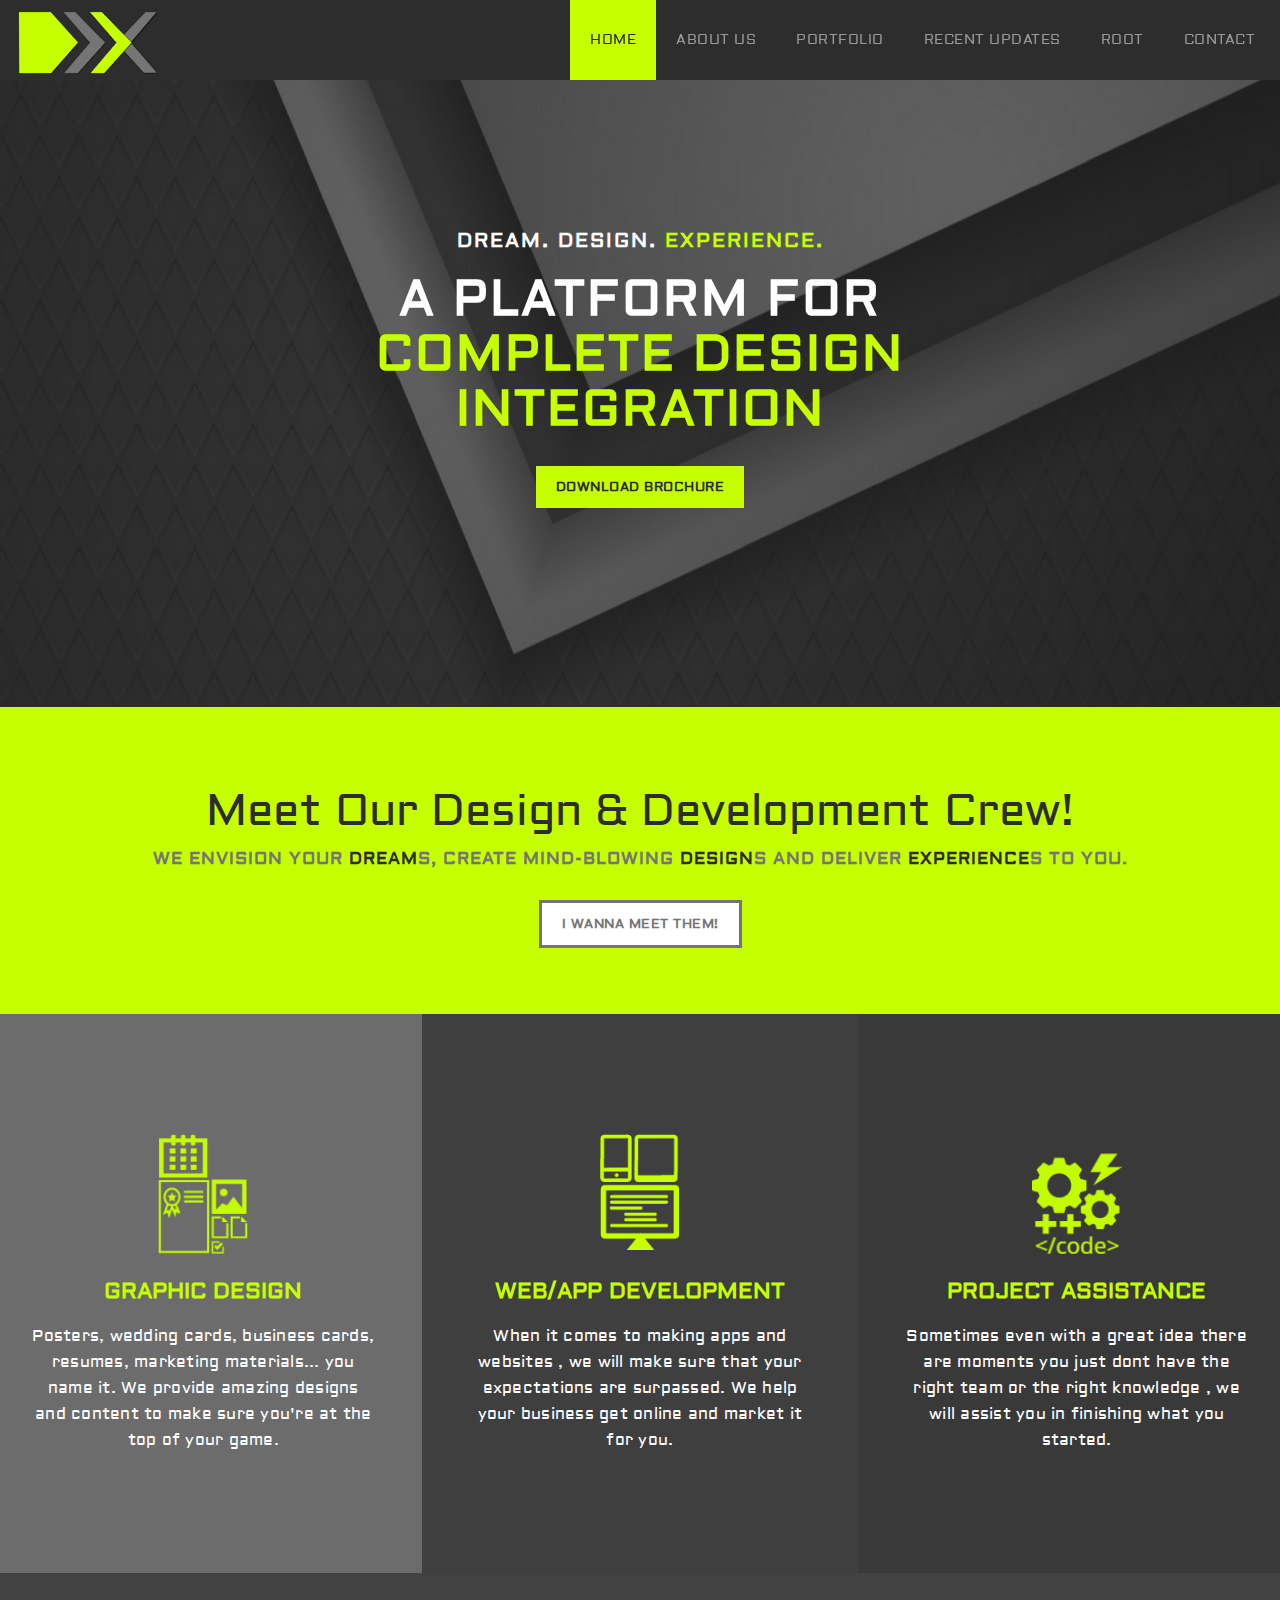
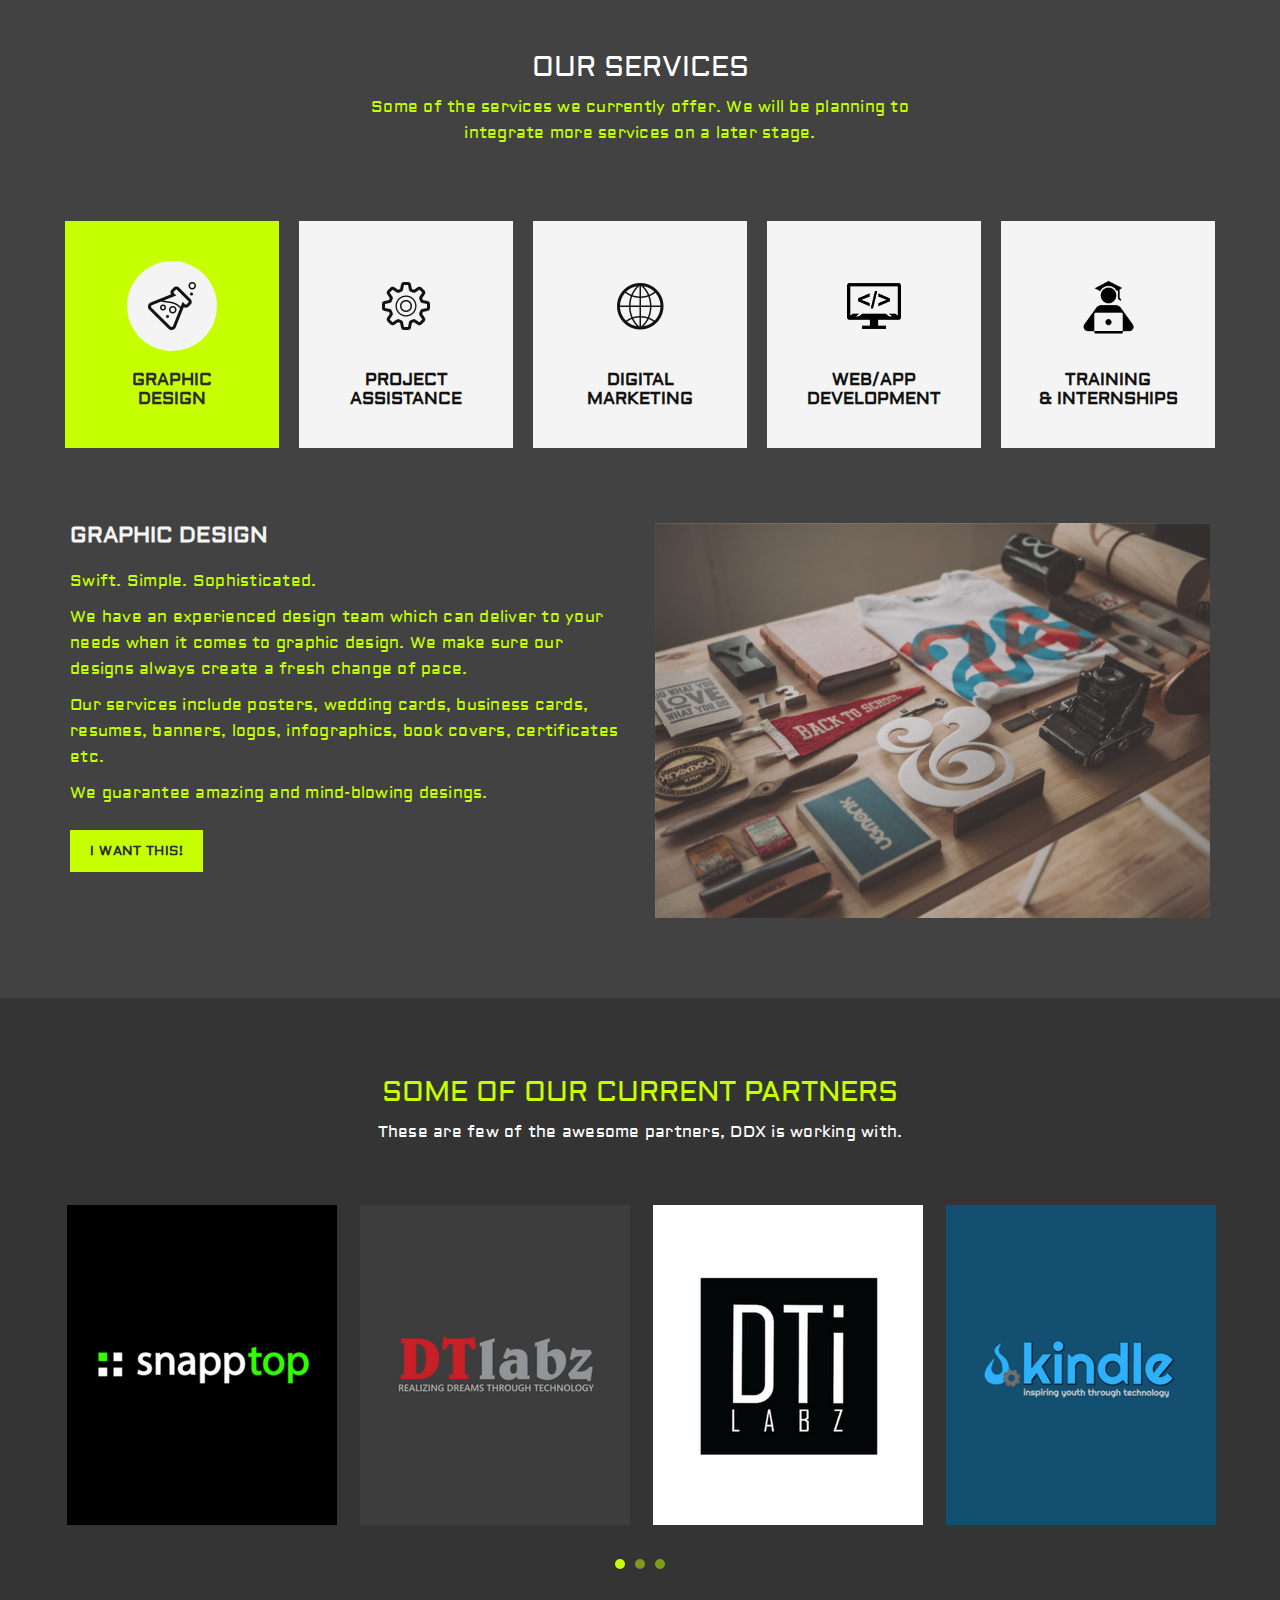
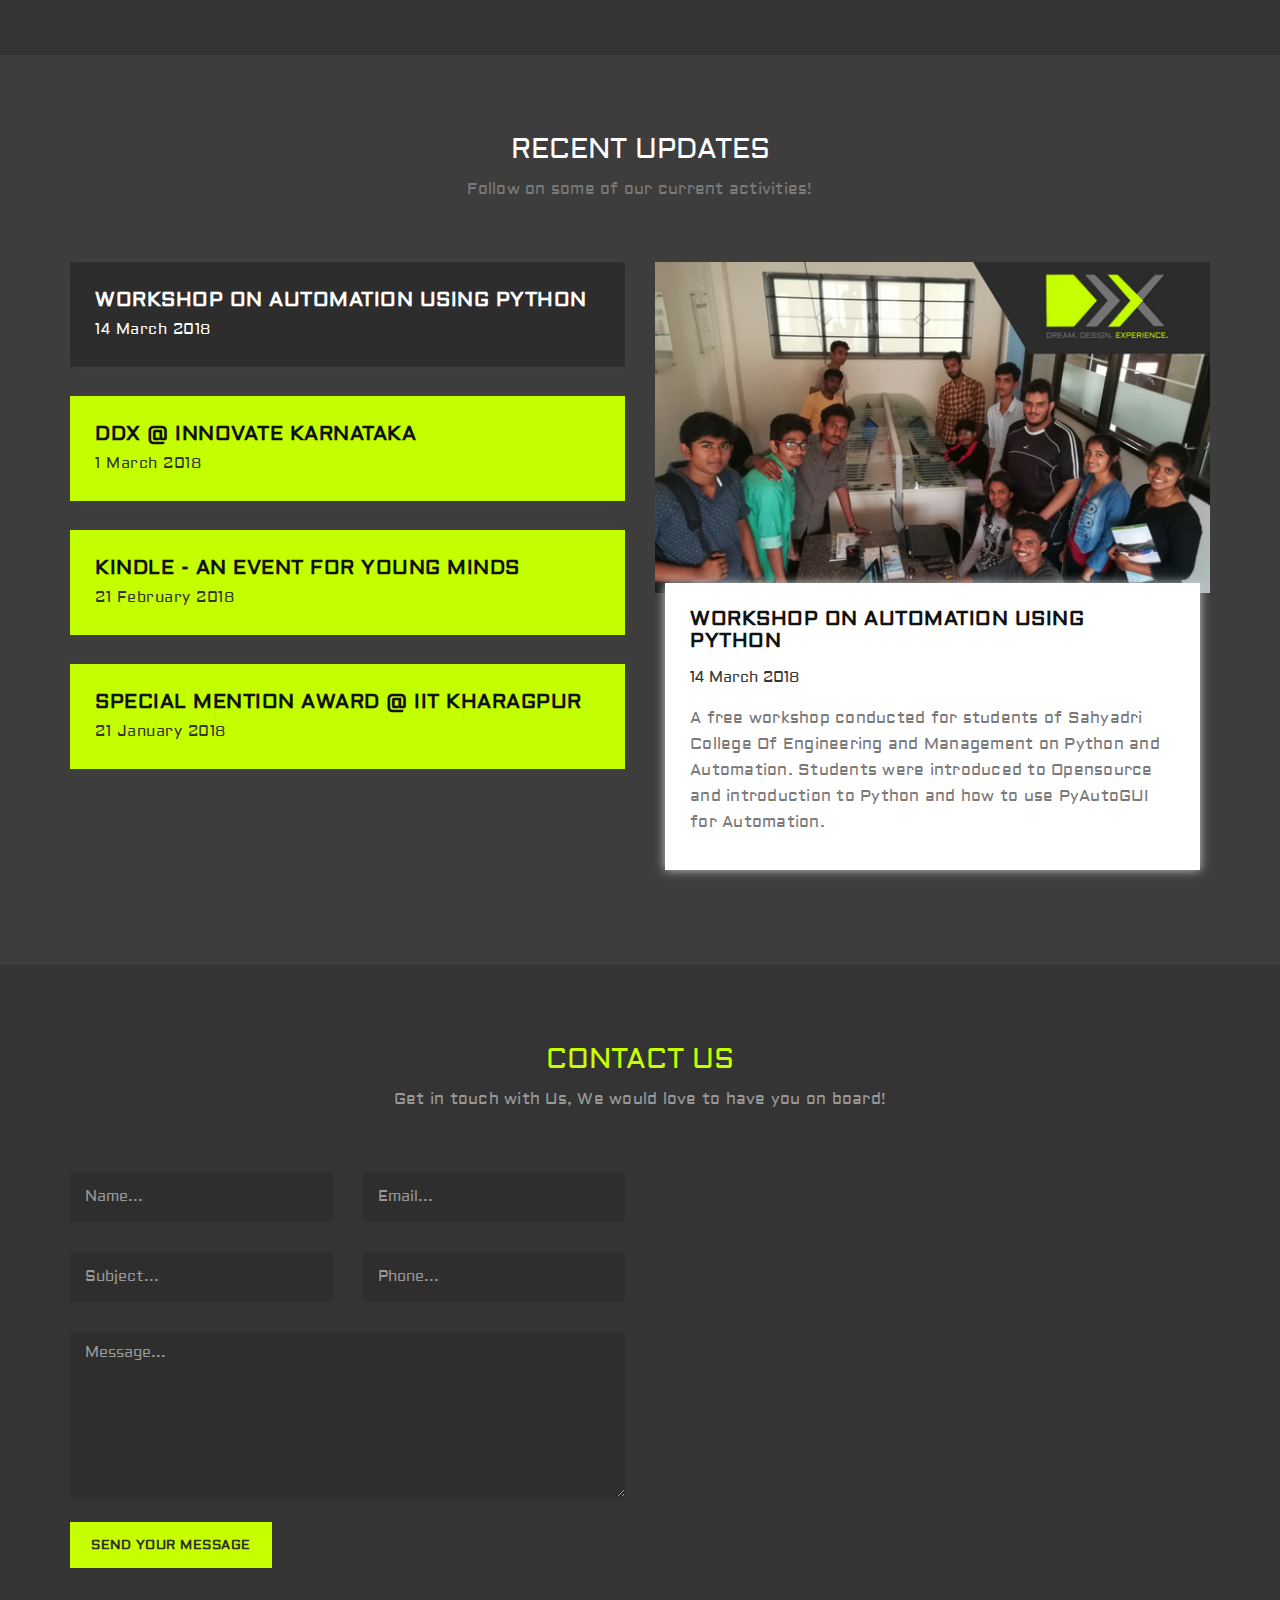
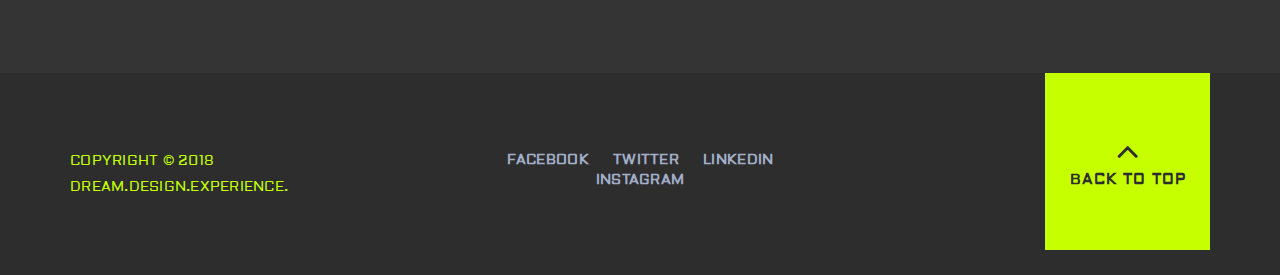
<file: DDX FINAL (completed)/index.html>
<!DOCTYPE html>
<!--[if lt IE 7]>      <html class="no-js lt-ie9 lt-ie8 lt-ie7"> <![endif]-->
<!--[if IE 7]>         <html class="no-js lt-ie9 lt-ie8"> <![endif]-->
<!--[if IE 8]>         <html class="no-js lt-ie9"> <![endif]-->
<!--[if gt IE 8]><!--> <html class="no-js"> <!--<![endif]-->
    <head>
        <meta charset="utf-8">
        <title>DDX</title>
    	<meta name="description" content="">
        <meta name="viewport" content="width=device-width, initial-scale=1">
<!--
Power Template
http://www.templatemo.com/tm-508-power
-->
        <link href='http://fonts.googleapis.com/css?family=Open+Sans:400,300,600,700,800' rel='stylesheet' type='text/css'>

        <link rel="stylesheet" href="css/bootstrap.min.css">
        <link rel="stylesheet" href="css/font-awesome.css">
        <link rel="stylesheet" href="css/animate.css">
        <link rel="stylesheet" href="css/templatemo_misc.css">
        <link rel="stylesheet" href="css/templatemo_style.css">
        <link rel="stylesheet" href="css/owl-carousel.css">
        <link rel="stylesheet" href="css/edited_styles.css">

        <script src="js/vendor/modernizr-2.6.1-respond-1.1.0.min.js"></script>
    </head>
    <body>
        <!--[if lt IE 7]>
            <p class="chromeframe">You are using an outdated browser. <a href="http://browsehappy.com/">Upgrade your browser today</a> or <a href="http://www.google.com/chromeframe/?redirect=true">install Google Chrome Frame</a> to better experience this site.</p>
        <![endif]-->


        <div class="site-main" id="sTop">
            <div class="site-header">
                <div class="main-header nav-bar-stick-top">
                    <div class="container-fluid nav-con-fluid-edited">
                        <div id="menu-wrapper decrease-size">
                            <div class="row">
                                <nav class="navbar navbar-inverse" role="navigation">
                                    <div class="navbar-header">
                                        <button type="button" id="nav-toggle" class="navbar-toggle" data-toggle="collapse" data-target="#main-nav">
                                            <span class="sr-only">Toggle navigation</span>
                                            <span class="icon-bar"></span>
                                            <span class="icon-bar"></span>
                                            <span class="icon-bar"></span>
                                        </button>

                                        <div id="main-nav" class="collapse navbar-collapse navbar-edited">
                                                <img src="img/dddxx.png" width="175px" class="i_class" style="padding-top: 11px;padding-left: 30px;padding-bottom: 0px;">
                                            <ul class="menu-first nav navbar-nav" style="margin-right: 20px;">

                                                <li class="active"><a href="#">Home</a></li>
                                                <li><a href="#about">About Us</a></li>
                                                <li><a href="#portfolio">Portfolio</a></li>
                                                <li><a href="#blog">Recent Updates</a></li>
                                                <li><a href="http://www.dtlabz.com" class="external" target="_parent" rel="nofollow">ROOT</a></li>
                                                <li><a href="#contact-us">Contact</a></li>
                                            </ul>
                                        </div> <!-- /.main-menu -->
                                    </div>
                                </nav>
                            </div> <!-- /.row -->
                        </div> <!-- /#menu-wrapper -->
                    </div> <!-- /.container -->
                </div> <!-- /.main-header -->
            </div> <!-- /.site-header -->
        </div> <!-- /.site-main -->


        <div class="banner">
            <div class="container">
                <div class="row">
                    <div class="col-md-8 col-md-offset-2">
                        <div class="banner-content">
                                <img src="img/dddxx.png" class="img_class" width = "250px">
                            <h6>DREAM. DESIGN. <span class="spanner">EXPERIENCE.</span></h6>
                            <h2>A PLATFORM FOR <span class="spanner">COMPLETE DESIGN INTEGRATION</span></h2>
                            <ul class="buttons">
                                <li>
                                    <div class="primary-button">
                                        <a href="https://drive.google.com/file/d/1yQCZI1AXkcvlAHihgM4zCGgg5MS4mibo/view?usp=sharing">Download Brochure</a>
                                    </div>
                                </li>
                            </ul>
                        </div>
                    </div>
                </div>
            </div>
        </div>


        <div class="intro">
            <div class="container">
                <div class="row">
                    <div class="col-md-12">
                        <h4>Meet Our Design &amp; Development Crew!</h4>
                        <h6>WE ENVISION YOUR <span >DREAM</span>S, CREATE MIND-BLOWING <span>DESIGN</span>S AND DELIVER <span>EXPERIENCE</span>S TO YOU.</h6>
                        <div class="border-button"><a href="team.html"> I WANNA MEET THEM!</a></div>
                    </div>
                </div>
            </div>
        </div>


        <section id="about" class="page-section">
            <div class="container-fluid nav-con-fluid-edited">
                <div class="row">
                    <div class="col-md-4">
                        <div class="service-item first-service">
                            <div class="icon">
                                <img src="img/first-service-icon.png" width="90%" alt="">
                            </div>
                            <h4 class="spanner">Graphic Design</h4>
                            <p>Posters, wedding cards, business cards, resumes, marketing materials... you name it. We provide amazing designs and content to make sure you're at the top of your game.</p>
                        </div>
                    </div>
                    <div class="col-md-4">
                        <div class="service-item second-service">
                            <div class="icon">
                                <img src="img/second-service-icon.png" width="80%" alt="">
                            </div>
                            <h4 class="spanner">Web/App Development</h4>
                            <p>When it comes to making apps and websites , we will make sure that your expectations are surpassed. We help your business get online and market it for you.</p>
                        </div>
                    </div>
                    <div class="col-md-4">
                        <div class="service-item third-service">
                            <div class="icon">
                                <img src="img/third-service-icon.png" width="90%" alt="">
                            </div>
                            <h4  class="spanner">Project Assistance</h4>
                            <p>Sometimes even with a great idea there are moments you just dont have the right team or the right knowledge , we will assist you in finishing what you started.</p>
                        </div>
                    </div>
                </div>
            </div>
        </section>

        <div class="second-tabs-content what-we-do">
            <div class="container">
                <div class="row">
                    <div class="col-md-12">
                        <div class="section-heading">
                            <h4>our services</h4>
                            <p>Some of the services we currently offer. We will be planning to integrate more services on a later stage.</p>
                        </div>
                    </div>
                </div>
                <div class="row">
                    <div class="wrapper">
                        <div class="col-md-12">
                            <div class="row">
                                <ul class="tabs clearfix" data-tabgroup="second-tab-group">
                                    <li class="col-md-15 col-sm-12 col-xs-12">
                                        <a href="#unique" class="active">
                                            <div class="list-item">
                                                <div class="icon">
                                                    <img src="img/first-list-icon.png" alt="">
                                                </div>
                                                <h4>Graphic<div>Design</div></h4>
                                            </div>
                                        </a>
                                    </li>
                                    <li class="col-md-15 col-sm-12 col-xs-12">
                                        <a href="#theme">
                                            <div class="list-item">
                                                <div class="icon">
                                                    <img src="img/second-list-icon.png" alt="">
                                                </div>
                                                <h4>Project<div>Assistance</div></h4>
                                            </div>
                                        </a>
                                    </li>
                                    <li class="col-md-15 col-sm-12 col-xs-12">
                                        <a href="#translation">
                                            <div class="list-item">
                                                <div class="icon">
                                                    <img src="img/third-list-icon.png" alt="">
                                                </div>
                                                <h4>Digital<div>Marketing</div></h4>
                                            </div>
                                        </a>
                                    </li>
                                    <li class="col-md-15 col-sm-12 col-xs-12">
                                        <a href="#event">
                                            <div class="list-item">
                                                <div class="icon">
                                                    <img src="img/fourth-list-icon.png" width = "60%"alt="">
                                                </div>
                                                <h4>web/app<div>development</div></h4>
                                            </div>
                                        </a>
                                    </li>
                                    <li class="col-md-15 col-sm-12 col-xs-12">
                                        <a href="#photo">
                                            <div class="list-item">
                                                <div class="icon">
                                                    <img src="img/fivth-list-icon.png"  width = "70%" alt="">
                                                </div>
                                                <h4>training<div>& internships</div></h4>
                                            </div>
                                        </a>
                                    </li>
                                </ul>
                            </div>
                        </div>
                        <div class="col-md-12">
                            <section id="second-tab-group" class="tabgroup">
                                <div id="unique">
                                    <div class="row">
                                        <div class="tab-content-services">
                                            <div class="col-md-6">
                                                <div class="left-text">
                                                    <h4>Graphic Design</h4>
                                                    <p>Swift. Simple. Sophisticated.</p><p> We have an experienced design team which can deliver to your needs when it comes to graphic design. We make sure our designs always create a fresh change of pace.</p><p>Our services include posters, wedding cards, business cards, resumes, banners, logos, infographics, book covers, certificates etc.</p><p>We guarantee amazing and mind-blowing desings.</p>
                                                    <div class="primary-button">
                                                        <a href="#contact-us">I want this!</a>
                                                    </div>
                                                </div>
                                            </div>
                                            <div class="col-md-6">
                                                <div class="right-image">
                                                    <img src="img/right-side-image_1.png" alt="">
                                                </div>
                                            </div>
                                        </div>
                                    </div>
                                </div>
                                <div id="theme">
                                    <div class="row">
                                        <div class="tab-content-services">
                                            <div class="col-md-6">
                                                <div class="left-text">
                                                    <h4>Project Assistance</h4>
                                                    <p>May it be your Final Year Project or your mini project which you always wanted to complete, you may have had a problem because either you did'nt know how to do it or maybe you didnt have the proper team with you.</p><p>We make sure our team of experts help and train you to complete your project efficiently.</p>
                                                    <div class="primary-button">
                                                        <a href="#contact-us">I want this!</a>
                                                    </div>
                                                </div>
                                            </div>
                                            <div class="col-md-6">
                                                <div class="right-image">
                                                    <img src="img/right-side-image_2.jpg" alt="">
                                                </div>
                                            </div>
                                        </div>
                                    </div>
                                </div>
                                <div id="translation">
                                    <div class="row">
                                        <div class="tab-content-services">
                                            <div class="col-md-6">
                                                <div class="left-text">
                                                    <h4>Digital Marketing</h4>
                                                    <p>Digital Marketing plays an essential role when it comes to businesses today. We make sure your your business is marketed to the right consumers on social media, ads and even more. </p><p>We also have an additional content creation service on our platform where we create content and media for you to market on our platform. Our platform covers a large covers a large group of students, engineers and individuals which become your consumer groups.</p>
                                                    <div class="primary-button">
                                                        <a href="#contact-us">I want this!</a>
                                                    </div>
                                                </div>
                                            </div>
                                            <div class="col-md-6">
                                                <div class="right-image">
                                                    <img src="img/right-side-image_3.jpg" alt="">
                                                </div>
                                            </div>
                                        </div>
                                    </div>
                                </div>
                                <div id="event">
                                    <div class="row">
                                        <div class="tab-content-services">
                                            <div class="col-md-6">
                                                <div class="left-text">
                                                    <h4>Web/app development</h4>
                                                    <p>The web and app markets are one of the major "bloomers" for any business. Having a website or an app for your business allows you to reach more consumers around the world and keep up with your competitors. </p><p>An interactive app or website eases transactions and services for you and your customers. Want an app or a website made? Contact us today!</p>
                                                    <div class="primary-button">
                                                        <a href="#contact-us">I want this!</a>
                                                    </div>
                                                </div>
                                            </div>
                                            <div class="col-md-6">
                                                <div class="right-image">
                                                    <img src="img/right-side-image_4.jpg" alt="">
                                                </div>
                                            </div>
                                        </div>
                                    </div>
                                </div>
                                <div id="photo">
                                    <div class="row">
                                        <div class="tab-content-services">
                                            <div class="col-md-6">
                                                <div class="left-text">
                                                    <h4>Training and internships</h4>
                                                    <p>Apart from these services, We provide workshops and training on subjects like Computer Vision, Graphic Design, Rapid Prototyping and current industry needed technologies that will help you get into a good company or join us in our adventure.</p>
                                                    <p>We are focused on growing our team and meeting new and creative induviduals who want to join us in our journey to DDX!</p>
                                                    <div class="primary-button">
                                                        <a href="#contact-us">I want this!</a>
                                                    </div>
                                                </div>
                                            </div>
                                            <div class="col-md-6">
                                                <div class="right-image">
                                                    <img src="img/right-side-image_5.jpg" alt="">
                                                </div>
                                            </div>
                                        </div>
                                    </div>
                                </div>
                            </section>
                        </div>
                    </div>
                </div>
            </div>
        </div>


        <section id="portfolio" class="portfolio-section">
            <div class="container">
                <div class="row">
                    <div class="col-md-12">
                        <div class="section-heading">
                            <h4>Some of our current partners</h4>
                            <p>These are few of the awesome partners, DDX is working with.</p>
                        </div>
                    </div>
                </div>
                <div class="row">
                    <div id="owl-portfolio" class="owl-carousel owl-theme imageGallery1">
                        <div class="item">
                            <div class="portfolio-item">
                                <a href="img/first-portfolio-big.png" title=""><img src="img/first-portfolio-item.png" alt="Gallery image 1" /></a>
                            </div>
                        </div>
                        <div class="item">
                            <div class="portfolio-item">
                                <a href="img/second-portfolio-big.png" title=""><img src="img/second-portfolio-item.png" alt="Gallery image 1" /></a>
                            </div>
                        </div>
                        <div class="item">
                            <div class="portfolio-item">
                                <a href="img/third-portfolio-big.png" title=""><img src="img/third-portfolio-item.png" alt="Gallery image 1" /></a>
                            </div>
                        </div>
                        <div class="item">
                            <div class="portfolio-item">
                                <a href="img/fourth-portfolio-big.png" title=""><img src="img/fourth-portfolio-item.png" alt="Gallery image 1" /></a>
                            </div>
                        </div>
                        <div class="item">
                            <div class="portfolio-item">
                                <a href="img/saah.png" data-lightbox="image-1"><img src="img/sah.png"></a>
                            </div>
                        </div>
                        <div class="item">
                            <div class="portfolio-item">
                                <a href="img/second-portfolio-big.png" title=""><img src="img/second-portfolio-item.png" alt="Gallery image 1" /></a>
                            </div>
                        </div>
                        <div class="item">
                            <div class="portfolio-item">
                                <a href="img/first-portfolio-big.png" title=""><img src="img/first-portfolio-item.png" alt="Gallery image 1" /></a>
                            </div>
                        </div>
                        <div class="item">
                            <div class="portfolio-item">
                                <a href="img/third-portfolio-big.png" title=""><img src="img/third-portfolio-item.png" alt="Gallery image 1" /></a>
                            </div>
                        </div>
                        <div class="item">
                                <div class="portfolio-item">
                                    <a href="img/fourth-portfolio-big.png" title=""><img src="img/fourth-portfolio-item.png" alt="Gallery image 1" /></a>
                                </div>
                            </div>
                    </div>
                </div>
            </div>
        </section>


        <section class="tabs-content" id="blog">
            <div class="container">
                <div class="row">
                    <div class="col-md-12">
                        <div class="section-heading">
                            <h4>Recent Updates</h4>
                            <p>Follow on some of our current activities!</p>
                        </div>
                    </div>
                </div>
                <div class="row">
                    <div class="wrapper">
                        <div class="col-md-6">
                            <ul class="tabs clearfix" data-tabgroup="first-tab-group">
                                <li><a href="#tab1" class="active">
                                    WORKSHOP ON AUTOMATION USING PYTHON
                                    <ul class="info-post">

                                        <li> 14 March 2018</li>

                                    </ul>
                                </a></li>
                                <li><a href="#tab2">
                                    DDX @ INNOVATE KARNATAKA
                                    <ul class="info-post">

                                        <li> 1 March 2018</li>

                                    </ul>
                                </a></li>
                                <li><a href="#tab3">
                                    KINDLE - AN EVENT FOR YOUNG MINDS
                                    <ul class="info-post">

                                        <li> 21 February 2018</li>

                                    </ul>
                                </a></li>

                                <li><a href="#tab4">
                                    SPECIAL MENTION AWARD @ IIT KHARAGPUR
                                    <ul class="info-post">

                                        <li> 21 January 2018</li>

                                    </ul>
                                </a></li>
                            </ul>
                        </div>
                        <div class="col-md-6">
                            <div id="first-tab-group" class="tabgroup">
                                <div id="tab1">
                                    <img src="img/blog-post-1.png" alt="">
                                    <div class="text-content">
                                        <h4>WORKSHOP ON AUTOMATION USING PYTHON</h4>
                                        <ul class="info-post">

                                            <li> 14 March 2018</li>

                                        </ul>
                                        <p>A free workshop conducted for students of Sahyadri College Of Engineering and Management on Python and Automation. Students were introduced to Opensource and introduction to Python and how to use PyAutoGUI for Automation.</p>

                                    </div>
                                </div>
                                <div id="tab2">
                                    <img src="img/blog-post-2.png" alt="">
                                    <div class="text-content">
                                        <h4>DDX @ INNOVATE KARNATAKA</h4>
                                        <ul class="info-post">

                                            <li> 1 March 2018</li>

                                        </ul>
                                        <p>The DDX Team was invited along with the NAIN Regional Coordinator for the inaugaration of Innovate Karnata.Here, the governments new schemes and centers were discussed for the improvement of technology in the country and to provide a better platform for all startups.</p>

                                    </div>
                                </div>
                                <div id="tab3">
                                    <img src="img/blog-post-4.png" alt="">
                                    <div class="text-content">
                                        <h4>KINDLE - AN EVENT FOR YOUNG MINDS</h4>
                                        <ul class="info-post">

                                            <li> 21 February 2018</li>

                                        </ul>
                                        <p>DDX partnered DTlabz along with other companies to host KINDLE 2018. This event consisted of 3 major robotic events and a ton of mini-events. Although registration was limited to only first years, 500+ Students participated.</p>

                                    </div>
                                </div>
                                <div id="tab4">
                                    <img src="img/blog-post-3.png" alt="">
                                    <div class="text-content">
                                        <h4> SPECIAL MENTION AWARD @ IIT KHARAGPUR</h4>
                                        <ul class="info-post">

                                            <li> 21 January 2018</li>

                                        </ul>
                                        <p>Members Of DDX along with members of Team KaiZen and Team Adhvaitha mentored a group of 40 students for Kshitij 2018 - IIT Kharagpur's Techn0-Management Fest.The teams participated in 8 events and were awarded The Special Mention Award which was given for the 4th time in IIT Kharagpur's History.</p>

                                    </div>
                                </div>

                                </div>
                            </div>
                        </div>
                    </div>
                </div>
            </div>
        </section>


        <section id="contact-us">
            <div class="container">
                <div class="row">
                    <div class="col-md-12">
                        <div class="section-hading">
                            <h4>Contact Us</h4>
                            <p>Get in touch with Us, We would love to have you on board!</p>
                        </div>
                    </div>
                </div>
                <div class="row">
                    <div class="col-md-6">
                        <form id="contact" action="#" method="post">
                            <div class="row">
                                <div class="col-md-6">
                                  <fieldset>
                                    <input name="name" type="text" class="form-control" id="name" placeholder="Name..." required="">
                                  </fieldset>
                                </div>
                                <div class="col-md-6">
                                  <fieldset>
                                    <input name="email" type="email" class="form-control" id="email" placeholder="Email..." required="">
                                  </fieldset>
                                </div>
                                 <div class="col-md-6">
                                  <fieldset>
                                    <input name="subject" type="text" class="form-control" id="subject" placeholder="Subject..." required="">
                                  </fieldset>
                                </div>
                                <div class="col-md-6">
                                  <fieldset>
                                    <input name="phone" type="phone" class="form-control" id="phone" placeholder="Phone..." required="">
                                  </fieldset>
                                </div>
                                <div class="col-md-12">
                                  <fieldset>
                                    <textarea name="message" rows="6" class="form-control" id="message" placeholder="Message..." required=""></textarea>
                                  </fieldset>
                                </div>
                                <div class="col-md-12">
                                  <fieldset>
                                    <button type="submit" id="form-submit" class="btn">Send your message</button>
                                  </fieldset>
                                </div>
                            </div>
                        </form>
                    </div>
                    <div class="col-md-6">
                        <div id="map">
	<!-- How to change your own map point
            1. Go to Google Maps
            2. Click on your location point
            3. Click "Share" and choose "Embed map" tab
            4. Copy only URL and paste it within the src="" field below
	-->
                            <iframe src="https://www.google.com/maps/embed?pb=!1m18!1m12!1m3!1d124468.9970220537!2d74.85395293226824!3d12.865470969509657!2m3!1f0!2f0!3f0!3m2!1i1024!2i768!4f13.1!3m3!1m2!1s0x3ba358ff28ef6cf3%3A0xe93953598f53c53c!2sSahyadri+College+of+Engineering+%26+Management!5e0!3m2!1sen!2sin!4v1519147658934" width="100%" height="395" frameborder="0" style="border:0" allowfullscreen></iframe>
                        </div>
                    </div>
                </div>
            </div>
        </section>

        <footer>
            <div class="container">
                <div class="row">
                    <div class="col-md-4 col-sm-12">
                            <p>Copyright &copy; 2018 Dream.Design.Experience. <br> </p>
                    </div>
                    <div class="col-md-4 col-sm-12">
                        <ul class="social-icons">
                            <li><a href="#">Facebook</a></li>
                            <li><a href="#">Twitter</a></li>
                            <li><a href="#">Linkedin</a></li>
                            <li><a href="#">Instagram</a></li>
                        </ul>
                    </div>
                    <div class="col-md-2 col-md-offset-2 col-sm-12">
                        <div class="back-to-top">
                            <a href="#top">
                                <i class="fa fa-angle-up"></i>
                                back to top
                            </a>
                        </div>
                    </div>
                </div>
            </div>
        </footer>

        <script src="js/vendor/jquery-1.11.0.min.js"></script>
        <script>window.jQuery || document.write('<script src="js/vendor/jquery-1.11.0.min.js"><\/script>')</script>
        <script src="js/bootstrap.js"></script>
        <script src="js/plugins.js"></script>
        <script src="js/main.js"></script>

        <!-- Google Map -->
        <script src="http://maps.google.com/maps/api/js?sensor=true"></script>
        <script src="js/vendor/jquery.gmap3.min.js"></script>

        <script type="text/javascript">
        $(document).ready(function() {

            // mobile nav toggle
            $('#nav-toggle').on('click', function (event) {
                event.preventDefault();
                $('#main-nav').toggleClass("open");
            });
        });
        </script>

        <!-- templatemo 406 flex -->
    </body>
</html>
</file>
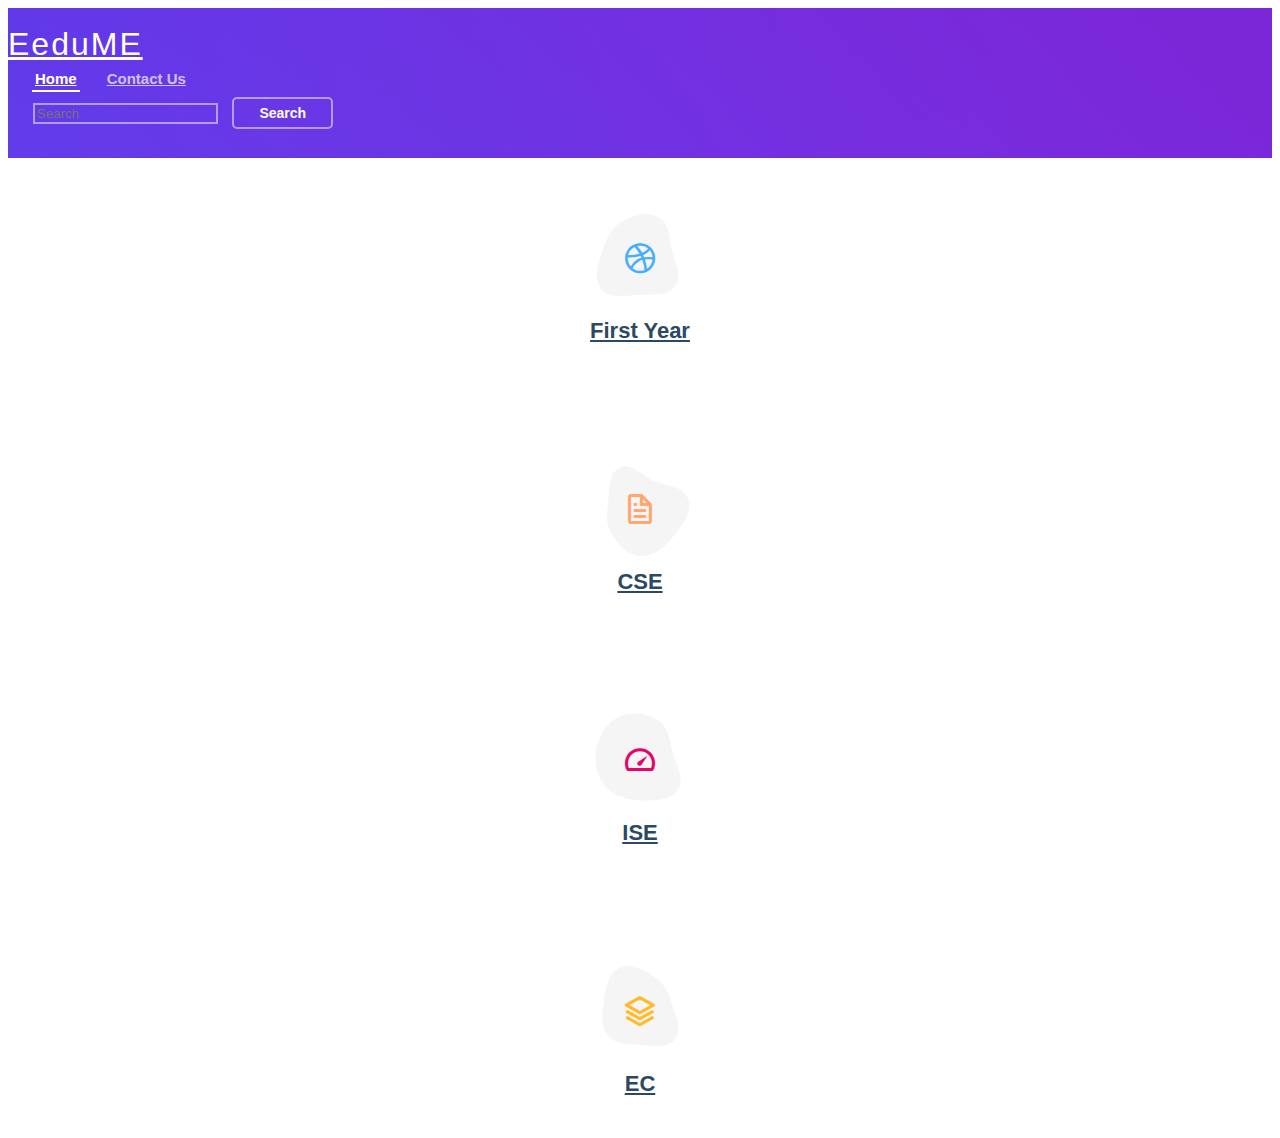
<file: EduME(working backend)/index.html>
<!doctype html>
<html lang="en">
  <head>
    <!-- Required meta tags -->
    <meta charset="utf-8">
    <meta name="viewport" content="width=device-width, initial-scale=1, shrink-to-fit=no">
    <!-- Bootstrap CSS -->
    <link rel="stylesheet" href="https://cdn.jsdelivr.net/npm/bootstrap@4.5.3/dist/css/bootstrap.min.css" integrity="sha384-TX8t27EcRE3e/ihU7zmQxVncDAy5uIKz4rEkgIXeMed4M0jlfIDPvg6uqKI2xXr2" crossorigin="anonymous">
    <link href="icofont/icofont.min.css" rel="stylesheet">
    <link href="boxicons/css/boxicons.min.css" rel="stylesheet">
    <link rel="stylesheet" href="style.css">
    <title>EeduME</title>
  </head>
  <body>
    <header id="header" class="fixed-top">
      <div class="container-fluid">
        <div class="row justify-content-center">
          <div class="col-xl-9 d-flex align-item-center">
            <h1 class="logo mr-auto"><a href="index.html">EeduME</a></h1>
            <nav class="nav-menu d-none d-lg-block">
              <ul>
                <li class="active"><a href="index.html">Home</a></li>
                <li><a href="contact.html">Contact Us</a></li>
              </ul>
            </nav>
            <!-- <a href="#search" class="get-started-btn">Search</a> -->
            <form class="form-inline">
              <input class="form-control srch-form" type="search" placeholder="Search" aria-label="Search">
              <button class="get-started-btn" type="submit">Search</button>
            </form>
          </div>
        </div>
      </div>
    </header>
    <!-- <section id="hero" class="d-flex align-items-center">

    </section> -->

    <!-- ======= Services Section ======= -->
    <section id="hero" class="services section-bg">
      <div class="container" data-aos="fade-up">
        <div class="row">
          <div class="col-lg-4 col-md-6 d-flex align-items-stretch" data-aos="zoom-in" data-aos-delay="100">
            <div class="icon-box iconbox-blue w-100">
              <div class="icon">
                <svg width="100" height="100" viewBox="0 0 600 600" xmlns="http://www.w3.org/2000/svg">
                  <path stroke="none" stroke-width="0" fill="#f5f5f5" d="M300,521.0016835830174C376.1290562159157,517.8887921683347,466.0731472004068,529.7835943286574,510.70327084640275,468.03025145048787C554.3714126377745,407.6079735673963,508.03601936045806,328.9844924480964,491.2728898941984,256.3432110539036C474.5976632858925,184.082847569629,479.9380746630129,96.60480741107993,416.23090153303,58.64404602377083C348.86323505073057,18.502131276798302,261.93793281208167,40.57373210992963,193.5410806939664,78.93577620505333C130.42746243093433,114.334589627462,98.30271207620316,179.96522072025542,76.75703585869454,249.04625023123273C51.97151888228291,328.5150500222984,13.704378332031375,421.85034740162234,66.52175969318436,486.19268352777647C119.04800174914682,550.1803526380478,217.28368757567262,524.383925680826,300,521.0016835830174"></path>
                </svg>
                <i class="bx bxl-dribbble"></i>
              </div>
              <h4><a href="pagetwo/firstyear.html">First Year</a></h4>
            </div>
          </div>

          <div class="col-lg-4 col-md-6 d-flex align-items-stretch mt-4 mt-md-0" data-aos="zoom-in" data-aos-delay="200">
            <div class="icon-box iconbox-orange w-100">
              <div class="icon">
                <svg width="100" height="100" viewBox="0 0 600 600" xmlns="http://www.w3.org/2000/svg">
                  <path stroke="none" stroke-width="0" fill="#f5f5f5" d="M300,582.0697525312426C382.5290701553225,586.8405444964366,449.9789794690241,525.3245884688669,502.5850820975895,461.55621195738473C556.606425686781,396.0723002908107,615.8543463187945,314.28637112970534,586.6730223649479,234.56875336149918C558.9533121215079,158.8439757836574,454.9685369536778,164.00468322053177,381.49747125262974,130.76875717737553C312.15926192815925,99.40240125094834,248.97055460311594,18.661163978235184,179.8680185752513,50.54337015887873C110.5421016452524,82.52863877960104,119.82277516462835,180.83849132639028,109.12597500060166,256.43424936330496C100.08760227029461,320.3096726198365,92.17705696193138,384.0621239912766,124.79988738764834,439.7174275375508C164.83382741302287,508.01625554203684,220.96474134820875,577.5009287672846,300,582.0697525312426"></path>
                </svg>
                <i class="bx bx-file"></i>
              </div>
              <h4><a href="pagetwo/cse.html">CSE</a></h4>
            </div>
          </div>

          <div class="col-lg-4 col-md-6 d-flex align-items-stretch mt-4 mt-lg-0" data-aos="zoom-in" data-aos-delay="300">
            <div class="icon-box iconbox-pink w-100">
              <div class="icon">
                <svg width="100" height="100" viewBox="0 0 600 600" xmlns="http://www.w3.org/2000/svg">
                  <path stroke="none" stroke-width="0" fill="#f5f5f5" d="M300,541.5067337569781C382.14930387511276,545.0595476570109,479.8736841581634,548.3450877840088,526.4010558755058,480.5488172755941C571.5218469581645,414.80211281144784,517.5187510058486,332.0715597781072,496.52539010469104,255.14436215662573C477.37192572678356,184.95920475031193,473.57363656557914,105.61284051026155,413.0603344069578,65.22779650032875C343.27470386102294,18.654635553484475,251.2091493199835,5.337323636656869,175.0934190732945,40.62881213300186C97.87086631185822,76.43348514350839,51.98124368387456,156.15599469081315,36.44837278890362,239.84606092416172C21.716077023791087,319.22268207091537,43.775223500013084,401.1760424656574,96.891909868211,461.97329694683043C147.22146801428983,519.5804099606455,223.5754009179313,538.201503339737,300,541.5067337569781"></path>
                </svg>
                <i class="bx bx-tachometer"></i>
              </div>
              <h4><a href="pagetwo/ise.html">ISE</a></h4>
            </div>
          </div>

          <div class="col-lg-4 col-md-6 d-flex align-items-stretch mt-4" data-aos="zoom-in" data-aos-delay="100">
            <div class="icon-box iconbox-yellow w-100">
              <div class="icon">
                <svg width="100" height="100" viewBox="0 0 600 600" xmlns="http://www.w3.org/2000/svg">
                  <path stroke="none" stroke-width="0" fill="#f5f5f5" d="M300,503.46388370962813C374.79870501325706,506.71871716319447,464.8034551963731,527.1746412648533,510.4981551193396,467.86667711651364C555.9287308511215,408.9015244558933,512.6030010748507,327.5744911775523,490.211057578863,256.5855673507754C471.097692560561,195.9906835881958,447.69079081568157,138.11976852964426,395.19560036434837,102.3242989838813C329.3053358748298,57.3949838291264,248.02791733380457,8.279543830951368,175.87071277845988,42.242879143198664C103.41431057327972,76.34704239035025,93.79494320519305,170.9812938413882,81.28167332365135,250.07896920659033C70.17666984294237,320.27484674793965,64.84698225790005,396.69656628748305,111.28512138212992,450.4950937839243C156.20124167950087,502.5303643271138,231.32542653798444,500.4755392045468,300,503.46388370962813"></path>
                </svg>
                <i class="bx bx-layer"></i>
              </div>
              <h4><a href="pagetwo/ece.html">EC</a></h4>
            </div>
          </div>

          <div class="col-lg-4 col-md-6 d-flex align-items-stretch mt-4" data-aos="zoom-in" data-aos-delay="200">
            <div class="icon-box iconbox-red w-100">
              <div class="icon">
                <svg width="100" height="100" viewBox="0 0 600 600" xmlns="http://www.w3.org/2000/svg">
                  <path stroke="none" stroke-width="0" fill="#f5f5f5" d="M300,532.3542879108572C369.38199826031484,532.3153073249985,429.10787420159085,491.63046689027357,474.5244479745417,439.17860296908856C522.8885846962883,383.3225815378663,569.1668002868075,314.3205725914397,550.7432151929288,242.7694973846089C532.6665558377875,172.5657663291529,456.2379748765914,142.6223662098291,390.3689995646985,112.34683881706744C326.66090330228417,83.06452184765237,258.84405631176094,53.51806209861945,193.32584062364296,78.48882559362697C121.61183558270385,105.82097193414197,62.805066853699245,167.19869350419734,48.57481801355237,242.6138429142374C34.843463184063346,315.3850353017275,76.69343916112496,383.4422959591041,125.22947124332185,439.3748458443577C170.7312796277747,491.8107796887764,230.57421082200815,532.3932930995766,300,532.3542879108572"></path>
                </svg>
                <i class="bx bx-slideshow"></i>
              </div>
              <h4><a href="pagetwo/mech.html">MECH</a></h4>
            </div>
          </div>

          <div class="col-lg-4 col-md-6 d-flex align-items-stretch mt-4" data-aos="zoom-in" data-aos-delay="300">
            <div class="icon-box iconbox-teal w-100">
              <div class="icon">
                <svg width="100" height="100" viewBox="0 0 600 600" xmlns="http://www.w3.org/2000/svg">
                  <path stroke="none" stroke-width="0" fill="#f5f5f5" d="M300,566.797414625762C385.7384707136149,576.1784315230908,478.7894351017131,552.8928747891023,531.9192734346935,484.94944893311C584.6109503024035,417.5663521118492,582.489472248146,322.67544863468447,553.9536738515405,242.03673114598146C529.1557734026468,171.96086150256528,465.24506316201064,127.66468636344209,395.9583748389544,100.7403814666027C334.2173773831606,76.7482773500951,269.4350130405921,84.62216499799875,207.1952322260088,107.2889140133804C132.92018162631612,134.33871894543012,41.79353780512637,160.00259165414826,22.644507872594943,236.69541883565114C3.319112789854554,314.0945973066697,72.72355303640163,379.243833228382,124.04198916343866,440.3218312028393C172.9286146004772,498.5055451809895,224.45579914871206,558.5317968840102,300,566.797414625762"></path>
                </svg>
                <i class="bx bx-arch"></i>
              </div>
              <h4><a href="pagetwo/civ.html">CIVIL</a></h4>
            </div>
          </div>

        </div>

      </div>
    </section><!-- End Services Section -->
    <!-- Optional JavaScript; choose one of the two! -->
    <!-- Option 1: jQuery and Bootstrap Bundle (includes Popper) -->
    <script src="https://code.jquery.com/jquery-3.5.1.slim.min.js" integrity="sha384-DfXdz2htPH0lsSSs5nCTpuj/zy4C+OGpamoFVy38MVBnE+IbbVYUew+OrCXaRkfj" crossorigin="anonymous"></script>
    <script src="https://cdn.jsdelivr.net/npm/bootstrap@4.5.3/dist/js/bootstrap.bundle.min.js" integrity="sha384-ho+j7jyWK8fNQe+A12Hb8AhRq26LrZ/JpcUGGOn+Y7RsweNrtN/tE3MoK7ZeZDyx" crossorigin="anonymous"></script>
    <script src="main.js"></script>
    <!-- Option 2: jQuery, Popper.js, and Bootstrap JS
    <script src="https://code.jquery.com/jquery-3.5.1.slim.min.js" integrity="sha384-DfXdz2htPH0lsSSs5nCTpuj/zy4C+OGpamoFVy38MVBnE+IbbVYUew+OrCXaRkfj" crossorigin="anonymous"></script>
    <script src="https://cdn.jsdelivr.net/npm/popper.js@1.16.1/dist/umd/popper.min.js" integrity="sha384-9/reFTGAW83EW2RDu2S0VKaIzap3H66lZH81PoYlFhbGU+6BZp6G7niu735Sk7lN" crossorigin="anonymous"></script>
    <script src="https://cdn.jsdelivr.net/npm/bootstrap@4.5.3/dist/js/bootstrap.min.js" integrity="sha384-w1Q4orYjBQndcko6MimVbzY0tgp4pWB4lZ7lr30WKz0vr/aWKhXdBNmNb5D92v7s" crossorigin="anonymous"></script>-->
  </body>
</html>
</file>
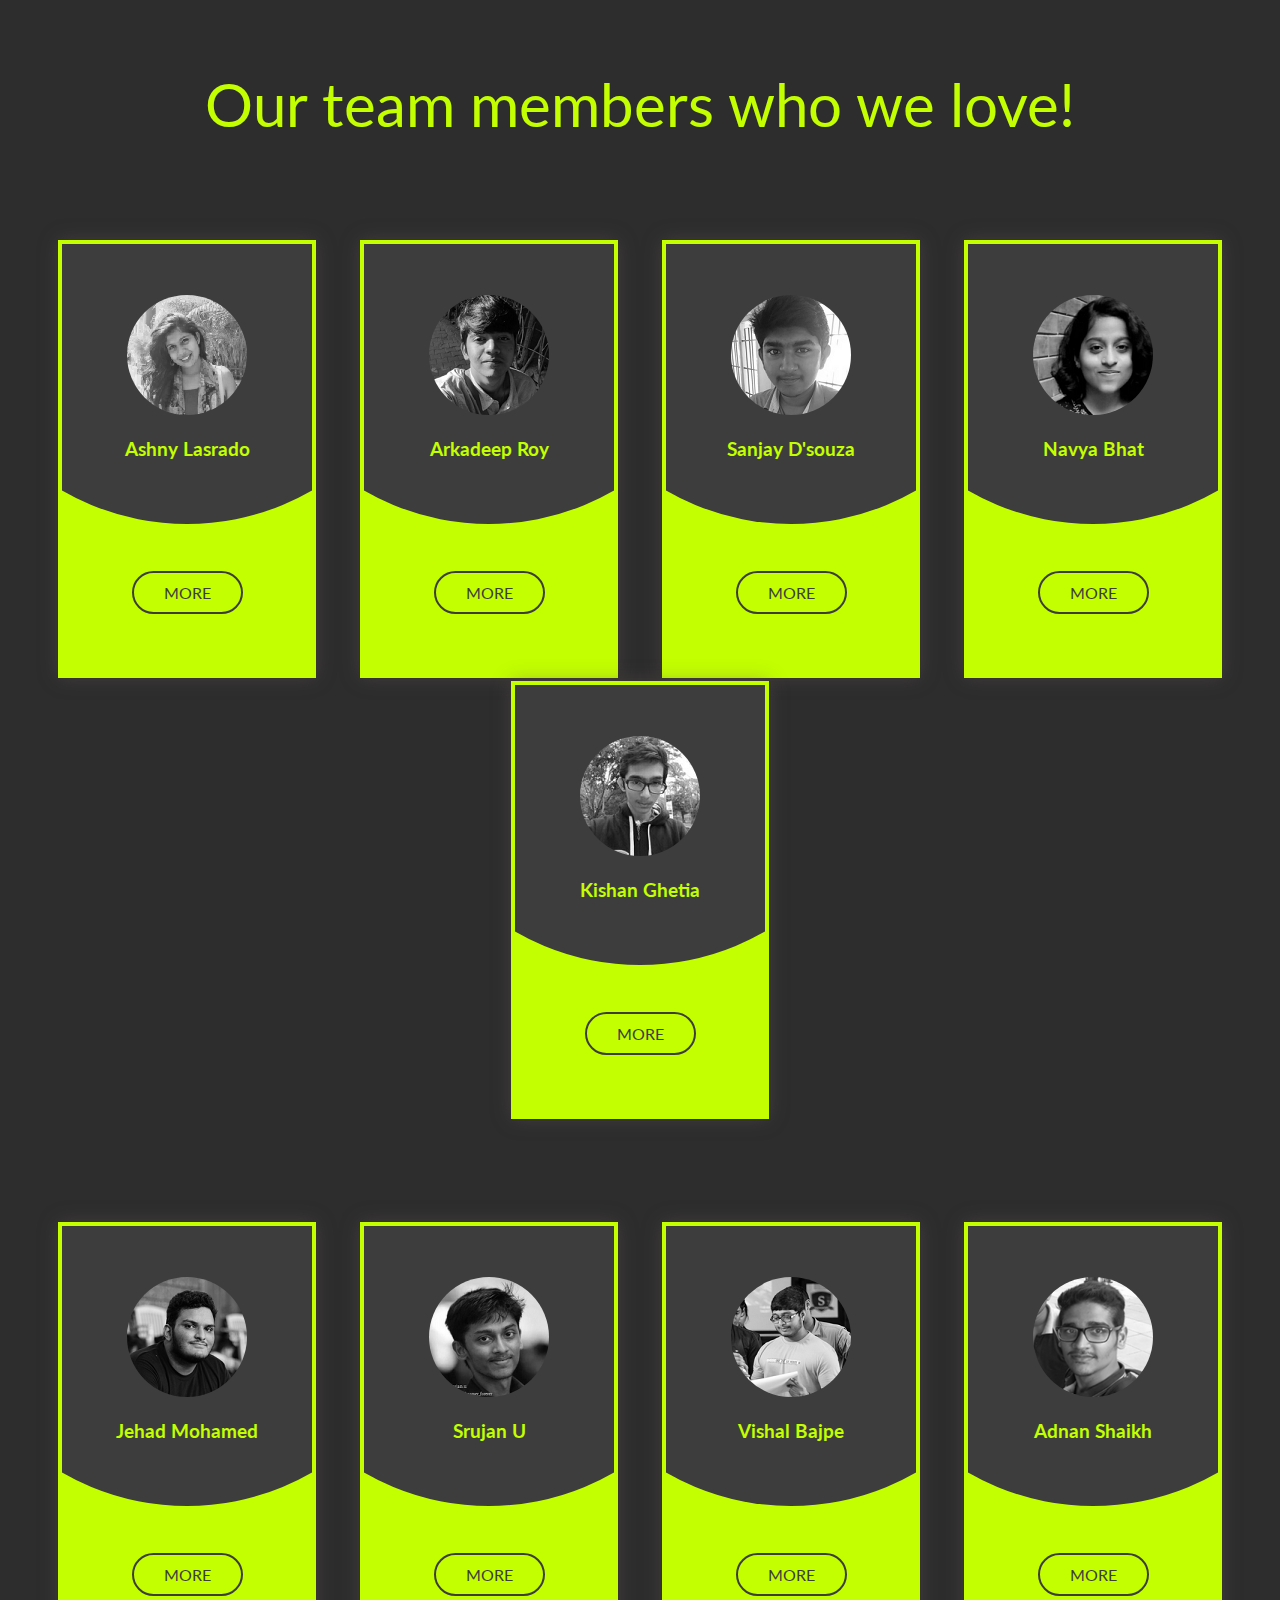
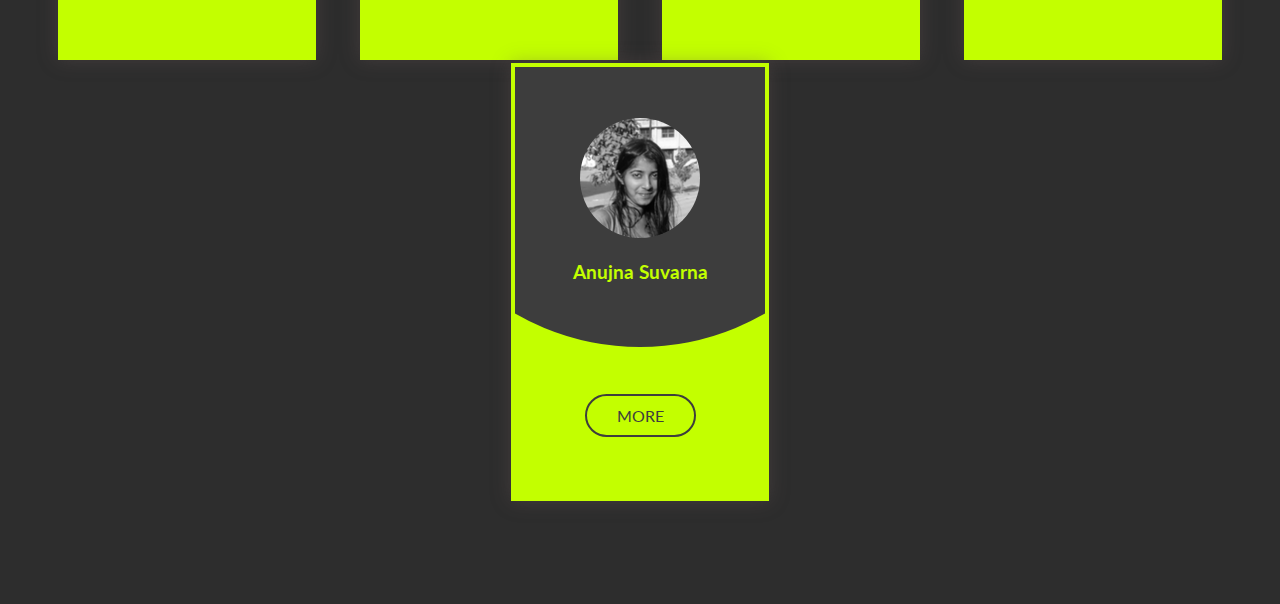
<file: DDX FINAL (completed)/team.html>
<!DOCTYPE html>
<!--[if lt IE 7]>      <html class="no-js lt-ie9 lt-ie8 lt-ie7"> <![endif]-->
<!--[if IE 7]>         <html class="no-js lt-ie9 lt-ie8"> <![endif]-->
<!--[if IE 8]>         <html class="no-js lt-ie9"> <![endif]-->
<!--[if gt IE 8]><!--> <html class="no-js"> <!--<![endif]-->
    <head>
        <meta charset="utf-8">
        <title>DDX</title>
    	<meta name="description" content="">
        <meta name="viewport" content="width=device-width, initial-scale=1">

        <link rel="stylesheet" href="css/team.css">


        <script src="js/vendor/modernizr-2.6.1-respond-1.1.0.min.js"></script>
    </head>
    <body>
        <!--[if lt IE 7]>
            <p class="chromeframe">You are using an outdated browser. <a href="http://browsehappy.com/">Upgrade your browser today</a> or <a href="http://www.google.com/chromeframe/?redirect=true">install Google Chrome Frame</a> to better experience this site.</p>
        <![endif]-->
                <div class="headline_a">
                  Our team members who we love!
                </div>


                <ul class="three">
                    <li class="transition">
                        <div class="wrapper"> <img class="transition" src="img/ashnye.png">
                          <ul class="social">
                            <li>A very very Sweet Girl.<br> Beware of Diabeetus! <br>
                              Find her on:</li>

                            <li>ashnylasrado1998@gmail.com
                            </li>
                            <li><b>+91 84970 90947 </b></li>

                          </ul>
                          <span class="transition">
                          <h3>Ashny Lasrado<em>Marketing Head</em></h3>
                          <img class="mamber-img" src="img/ashnye.png">
                          <h3>Ashny Lasrado</h3>
                          <i>more</i> </span> </div>
                      </li>
                    <li class="transition">
                        <div class="wrapper"> <img class="transition" src="img/arka.png">
                          <ul class="social">
                            <li>Young gamer from DOTA. Hates Sunlight. <br>
                              Find him on:</li>
                              <li>kiritokaizero@gmail.com
                              </li>
                              <li><b>+91 80733 47392 </b></li>
                          </ul>
                          <span class="transition">
                          <h3>Arkadeep Roy <em>Game Developer</em></h3>
                          <img class="mamber-img" src="img/arka.png">
                          <h3>Arkadeep Roy</h3>
                          <i>more</i> </span> </div>
                      </li>
                    <li class="transition">
                        <div class="wrapper"> <img class="transition" src="img/sanjay.png">
                          <ul class="social">
                            <li>The guy with a screwdriver in his pocket. <br>
                              Find him on:</li>
                              <li>sanjaymyself007@gmail.com
                              </li>
                              <li><b>+91 81051 77161 </b></li>
                          </ul>
                          <span class="transition">
                          <h3>Sanjay D'souza <em>Technical Member</em></h3>
                          <img class="mamber-img" src="img/sanjay.png">
                          <h3>Sanjay D'souza</h3>
                          <i>more</i> </span> </div>
                      </li>
                    <li class="transition">
                        <div class="wrapper"> <img class="transition" src="img/navya.png">
                          <ul class="social">
                            <li>Dedicated. Optimistic. Techie. <br>
                              Find her on:</li>
                              <li>blnavya@gmail.com
                              </li>
                              <li><b>+91 91081 96774</b></li>
                          </ul>
                          <span class="transition">
                          <h3>Navya Bhat <em>Public relations head</em></h3>
                          <img class="mamber-img" src="img/navya.png">
                          <h3>Navya Bhat</h3>
                          <i>more</i> </span> </div>
                      </li>
                    <li class="transition">
                        <div class="wrapper"> <img class="transition" src="img/kishan.png">
                          <ul class="social">
                            <li>The gujju co-founder. No, he is not our finance head. <br>
                              Find him on:</li>
                              <li>kishanghetia2117@gmail.com
                              </li>
                              <li><b>+91 89046 77660</b></li>
                          </ul>
                          <span class="transition">
                          <h3>Kishan Ghetia <em>Web Head & C0-FOUNDER</em></h3>
                          <img class="mamber-img" src="img/kishan.png">
                          <h3>Kishan Ghetia</h3>
                          <i>more</i> </span> </div>
                      </li>
                      </ul>
                      <ul class="three">
                    <li class="transition">
                        <div class="wrapper"> <img class="transition" src="img/jehad.png">
                          <ul class="social">
                            <li>No, I'm not from ISIS. <br>
                              Find him on:</li>
                              <li>jehadmohamedz@gmail.com
                              </li>
                              <li><b>+91 97312 92790</b></li>
                          </ul>
                          <span class="transition">
                          <h3>Jehad Mohamed <em>design head & co-Founder</em></h3>
                          <img class="mamber-img" src="img/jehad.png">
                          <h3>Jehad Mohamed</h3>
                          <i>more</i> </span> </div>
                      </li>
                    <li class="transition">
                      <div class="wrapper"> <img class="transition" src="img/srujan.png">
                        <ul class="social">
                          <li>Dronegasms! <br>
                            Find him on:</li>
                            <li>srujanu@gmail.com
                            </li>
                            <li><b>+91 94497 22724</b></li>
                        </ul>
                        <span class="transition">
                        <h3>Srujan U<em>Finance head & co-founder</em></h3>
                        <img class="mamber-img" src="img/srujan.png">
                        <h3>Srujan U</h3>
                        <i>more</i> </span> </div>
                    </li>
                    <li class="transition">
                      <div class="wrapper"> <img class="transition" src="img/vishal.png">
                        <ul class="social">
                          <li>Mumbai se hun, techchod. <br>
                            Find him on:</li>
                            <li>vishal.bajpe@gmail.com
                            </li>
                            <li><b>+91 89761 39795</b></li>
                        </ul>
                        <span class="transition">
                        <h3>Vishal Bajpe <em>TECH HEAD & co-founder</em></h3>
                        <i>more</i> <img class="mamber-img" src="img/vishal.png">
                        <h3>Vishal Bajpe</h3>
                        </span> </div>
                    </li>
                    <li class="transition">
                      <div class="wrapper"> <img class="transition"  src="img/adnan.png">
                        <ul class="social">
                          <li>Seriously?! <br>
                            Find him on:</li>
                            <li>adnanshaikh241999@gmail.com
                              </li>
                              <li><b>+91 99014 19395</b></li>
                        </ul>
                        <span class="transition">
                        <h3>Adnan Shaikh<em>TECHNICAL MEMBER</em></h3>
                        <img class="mamber-img" src="img/adnan.png">
                        <h3>Adnan Shaikh</h3>
                        <i>more</i> </span> </div>
                    </li>
                    <li class="transition">
                      <div class="wrapper"> <img class="transition" src="img/anujna.png">
                        <ul class="social about">
                          <li> I love Hershey's!<br>
                            Find her on:</li>
                            <li>anujnasuvarna98@gmail.com
                              </li>
                              <li><b>+91 97431 73217</b></li>
                        </ul>
                        <span class="transition">
                        <h3>Anujna Suvarna<em>TECHNICAL MEMBER</em></h3>
                        <img class="mamber-img" src="img/anujna.png">
                        <h3>Anujna Suvarna</h3>
                        <i>more</i> </span> </div>
                    </li>
                  </ul>



        <script src="js/vendor/jquery-1.11.0.min.js"></script>
        <script>window.jQuery || document.write('<script src="js/vendor/jquery-1.11.0.min.js"><\/script>')</script>
        <script src="js/bootstrap.js"></script>
        <script src="js/plugins.js"></script>
        <script src="js/main.js"></script>

        <script type="text/javascript">
        $(document).ready(function() {

            // mobile nav toggle
            $('#nav-toggle').on('click', function (event) {
                event.preventDefault();
                $('#main-nav').toggleClass("open");
            });
        });
        </script>


    </body>
</html>
</file>
<file: DDX FINAL (completed)/css/templatemo_style.css>
/*

Power Templa
te

http://www.templatemo.com/tm-508-power

*/

@font-face {
  font-family: aldrich;
  src: url('../fonts/Aldrich-Regular.ttf');
}

* {
    margin: 0;
    padding: 0;
    font-family: aldrich;
    outline: none!important;
}

@media (min-width: 728px) {

  .img_class{
    
    visibility: hidden;
    width:0px;
      
  }
  .i_class{
    
    visibility: visible;
      
  }
}
@media (max-width:728px){
  .i_class{
    
    visibility: hidden;
    width:0px;
      
  }

}


a {
  text-decoration: none!important;
}

body {
  overflow-x: hidden;
}

ul {
  list-style: none;
  margin: 0px;
}

p {
  font-size: 16px;
  line-height: 26px;
  letter-spacing: 0.25px;
  font-weight: 300;
}

.col-xs-15,
.col-sm-15,
.col-md-15,
.col-lg-15 {
    position: relative;
    min-height: 1px;
    padding-right: 10px;
    padding-left: 10px;
}

.col-xs-15 {
    width: 20%;
    float: left;
}

@media (min-width: 768px) {
.col-sm-15 {
        width: 20%;
        float: left;
    }
}

@media (min-width: 992px) {
    .col-md-15 {
        width: 20%;
        float: left;
    }
}

@media (min-width: 1200px) {
    .col-lg-15 {
        width: 20%;
        float: left;
    }
}

.primary-button a {
  padding: 13px 20px;
  letter-spacing: 0.5px;
  background-color: #c6ff00;
  color: #2d2d2d;
  text-transform: uppercase;
  font-size: 13px;
  font-weight: 700;
  text-decoration: none;

}

.secondary-button a {
  padding: 13px 20px;
  letter-spacing: 0.5px;
  background-color: #c6ff00;
  color: #2d2d2d;
  text-transform: uppercase;
  font-size: 13px;
  font-weight: 700;
  text-decoration: none;
}

.border-button a {
  padding: 13px 20px;
  letter-spacing: 0.5px;
  background-color: #FFF;
  border: 3px solid #757575;
  color: #757575;
  text-transform: uppercase;
  font-size: 13px;
  font-weight: 700;
  text-decoration: none;
}

.section-hading {
  text-align: center;
  margin-top: 80px;
  margin-bottom: 60px;
}
.section-heading {
  text-align: center;
  margin-top: 80px;
  margin-bottom: 60px;
}

.section-heading h4 {
  margin-top: 0px;
  font-size: 28px;
  text-transform: uppercase;
  font-weight: 300;
  color: #ffffff;
}

.section-hading h4 {
  margin-top: 0px;
  font-size: 28px;
  text-transform: uppercase;
  font-weight: 300;
  color: #c6ff00;
}


.section-heading p {
  color: #7a7a7a;
  padding: 0px 25%;
}

.section-hading p {
  color: #999999;
  padding: 0px 25%;
}

.navbar-inverse {
  
  background-color: #2d2d2d;
  border: none;
}

.navbar-inverse .navbar-nav>.active>a, .navbar-inverse .navbar-nav>.active>a:hover, .navbar-inverse .navbar-nav>.active>a:focus {
  background-color: #c6ff00;
  color: #2d2d2d;
}

.main-header {
  position: fixed;
  width: 100%;
  height: 80px;
  margin: 0 auto;
  z-index: 1000;
  top: 30px;
  -webkit-transition: all 150ms ease-in-out;
  -moz-transition: all 150ms ease-in-out;
  transition: all 150ms ease-in-out;
}

.navbar {
  margin-bottom: 0px;
}

.navbar-header {
  float: none;
}

.scrolled {
  position: fixed;
  left: 0;
  top: 0;
  -webkit-transition: all 150ms ease-in-out;
  -moz-transition: all 150ms ease-in-out;
  transition: all 150ms ease-in-out;
}

#menu-wrapper {
  background-color: white;
  overflow: hidden;
  -moz-box-shadow: 1px 1px 3px 2px rgba(0, 0, 0, 0.07);
  -webkit-box-shadow: 1px 1px 3px 2px rgba(0, 0, 0, 0.07);
  box-shadow: 1px 1px 3px 2px rgba(0, 0, 0, 0.07);
}

.navbar-brand {
  font-family: 'Open Sans', sans-serif;
  font-size: 26px;
  line-height: 50px;
  font-weight: 900;
  text-transform: uppercase;
  color: #46bae2!important;
  transition: all 0.5s;
  margin-left: 30px;
}

.menu-first ul li {
  display: inline-block;
  margin: 0px;
}
.menu-first ul li:last-child {
  margin-right: 60px!important;
}
.menu-first {
  float: right;
  margin-left: 
}
.menu-first li a {
  color: #7a7a7a;
  font-size: 14px;
  font-weight: 300;
  text-transform: uppercase;
  text-shadow: none;
  display: inline-block;
  line-height: 80px;
  padding: 0px 20px;
  letter-spacing: 0.5px;
  transition: all 0.5s;
  outline: none;
}
.menu-first ul li.active a {
  color: #2d2d2d;
  background-color: #c6ff00;
}

.navbar-inverse .navbar-nav>li>a:hover, .navbar-inverse .navbar-nav>li>a:focus {
  color: #c3ff00;
}

.navbar-inverse .navbar-toggle {
  border-color: #c6ff00;
  background-color: #c6ff00;
  right: 0px;
}

.banner {
  background-image: url(../img/banner-bg.png);
  background-repeat: no-repeat;
  background-size: cover;
  background-position: center center;
}


.banner-content h6 {
  font-size: 20px;
  color: #fff;
  font-weight: 700;
  text-transform: uppercase;
  letter-spacing: 2px;
  margin-bottom: 20px;
}

.banner-content h2 {
  font-size: 50px;
  font-weight: 700;
  text-transform: uppercase;
  color: #fff;
  letter-spacing: 2px;
  margin-top: 0px;
  margin-bottom: 30px;
}

@media only screen and (min-width: 768px){
  .banner-content h2 {
    font-size: 50px;
    font-weight: 700;
    text-transform: uppercase;
    color: #fff;
    letter-spacing: 2px;
    margin-top: 0px;
    margin-bottom: 30px;
  }
  .banner-content {
    text-align: center;
    padding: 200px 0px 200px 0px;
  }
}
@media (max-width: 767px){
  .banner-content h2 {
    font-size: 30px;
    font-weight: 700;
    text-transform: uppercase;
    color: #fff;
    letter-spacing: 2px;
    margin-top: 0px;
    margin-bottom: 30px;
  }
  .banner-content {
    text-align: center;
    padding: 200px 0px 200px 0px;
  }
}


.banner-content ul {
  padding: 0;
  margin: 0;
  list-style: none;
}

.banner-content ul li {
  display: inline-block;
  margin: 10px;
}


.intro {
  background-color: #c6ff00;
  color: #2d2d2d;
  text-align: center;
  padding: 80px 0px;
}

.intro h4 {
  margin-top: 0px;
  font-size: 44px;
  font-weight: 300;
  color: #2d2d2d;
}
.intro span{
  color: #2d2d2d;
}

.intro h6 {
  margin-top: 15px;
  font-size: 17px;
  font-weight: 700;
  color: #757575;
  letter-spacing: 1px;
}

.intro .border-button {
  margin-top: 45px;
}



#about {
  padding: 0px;
  background-image: url(../img/services-bg.png);
  background-repeat: no-repeat;
  background-size: cover;
  background-position: center center;
  background-attachment: fixed;
}

#about .service-item {
  text-align: center;
  margin: 0px -15px;
  padding: 120px 45px;
}

#about .service-item h4 {
  margin-top: 45px;
  margin-bottom: 20px;
  font-size: 22px;
  font-weight: 700;
  color: #c6ff00;
  text-transform: uppercase;
}

#about .service-item p {
  margin-bottom: 0px;
  color: #fff;
}

#about .first-service {
  background-color: rgba(45, 45, 45, 0.7);
}

#about .second-service {
  background-color: rgba(15, 15, 15, 0.8);
}

#about .third-service {
  background-color: rgba(35, 35, 35, 0.9);
}

#about .service-item .icon {
  width: 100px;
  height: 100px;
  display: inline-block;
  text-align: center;
  line-height: 74px;
  background-color: transparent;
}




.what-we-do {
  background-color: #424242;
  padding-bottom: 80px;
}

.what-we-do .tabs li a {
  text-decoration: none;
  color: #121212;
}

.what-we-do .tabs .active .list-item {
  background-color: #c6ff00!important;
  color: #2d2d2d!important;
}

.what-we-do .tabs .active .list-item .icon {
  background-color: #f4f4f4;
}

.what-we-do .section-heading p {
color: #c3ff00
}

.what-we-do .list-item {
  background-color: #f4f4f4;
  text-align: center;
  padding: 40px 0px;
  margin: 15px 0px;
  transition: all 0.5s;
}

.what-we-do .list-item .icon {
  width: 90px;
  height: 90px;
  border-radius: 50%;
  display: inline-block;
  text-align: center;
  line-height: 90px;
  background-color: transparent;
}

.what-we-do .list-item h4 {
  margin-top: 20px;
  margin-bottom: 0px;
  font-size: 17px;
  font-weight: 700;
  text-transform: uppercase;
}

.what-we-do .tab-content-services {
  margin-top: 60px;
}

.what-we-do .tab-content-services .right-image img {
  width: 100%;
  overflow: hidden;
}

.what-we-do .tab-content-services .left-text h4 {
  font-size: 22px;
  text-transform: uppercase;
  font-weight: 700;
  margin-top: 0px;
  margin-bottom: 20px;
  color: #f4f4f4;
}

.what-we-do .tab-content-services .left-text p {
  color: #c3ff00;
}

.what-we-do .tab-content-services .left-text .primary-button {
  margin-top: 35px;
  margin-bottom: 50px;
}
@media only screen and (min-width: 768px){
  .image-container {

    overflow-x: hidden;
    position:relative;
  }
  
  img.img-template {
    width: 130px;
  }
}
@media (max-width: 767px){
.image-container {

	overflow-x: hidden;
  position:relative;
}


img.img-template {
  width: 300px;
}
}

#portfolio {
  text-align: center;
}

#portfolio .item {
  margin: 0px 5px;
}

.portfolio-section {
  background-color: #343434;
  padding-bottom: 80px;
}

#portfolio .section-heading h4 {
  color: #c6ff00;
}

#portfolio .section-heading p {
  color: #fff;
}

#portfolio .portfolio-item img {
  max-width: 100%;
  overflow: hidden;
}

.owl-pagination {
  margin-top: 30px;
  opacity: 1;
  display: inline-block;
}

.owl-page span {
  display: block;
  width: 10px;
  height: 10px;
  margin: 0px 5px;
  filter: alpha(opacity=50);
  opacity: 0.5;
  -webkit-border-radius: 20px;
  -moz-border-radius: 20px;
  border-radius: 20px;
  background: #c6ff00;
}



#blog {
  background-color: #3d3d3d;
}

#blog .section-heading {
  text-align: center;
}

.wrapper {
  text-align: left;
}

#blog .tabs {
  list-style: none;
  margin-top: 0px;
}

#blog .tabs li {
  display: block;
  text-align: left;
  margin-bottom: 29px;
}

#blog .tabs a {
  display:block;
  text-align: left;
  text-decoration:none;
  text-transform: uppercase;
  letter-spacing: 0.5px;
  color:#121212;
  font-size: 20px;
  font-weight: 700;
  padding: 24px 25px;
  background-color: #c3ff00;
  transition: all 0.3s;
  box-shadow: 0px 0px 10px #424242;
}

#blog .tabs .active {
  background-color: #2d2d2d;
  color: #fff!important;
}
#blog .tabs .active .info-post li {
  color: #fff!important;
}
#blog .tabs .active .info-post li i {
  color: #fff!important;
}
#first-tab-group {
  margin-top: 0px;
  margin-bottom: 15px;
}
#first-tab-group img {
  width: 100%;
  overflow: hidden;
}
.tabgroup .text-content  {
  background-color: #fff;
  color: #fff;
  padding: 25px;
  text-align: left;
  margin-top: -10px;
  margin-left: 10px;
  margin-right: 10px;
  position: relative;
  box-shadow: 0px 0px 10px #cdcdcd;
}
.tabgroup .text-content h4 {
  font-size: 20px;
  font-weight: 700;
  text-transform: uppercase;
  letter-spacing: 0.5px;
  color: #121212;
  margin-top: 0px;
  margin-bottom: 15px;
}
.tabgroup .text-content span {
  font-size: 13px;
  color: #c6ff00;
}
.tabgroup .text-content a {
  font-size: 13px;
  color: #c6ff00;
  text-decoration: none;
}
.tabgroup .text-content p {
  margin-top: 17px;
  color: #7a7a7a;
}

.tabgroup .text-content .primary-button {
  margin-bottom: 15px;
  margin-top: 30px;
}

.tabgroup .text-content .primary-button a {
  color: #fff;
}

.clearfix:after {
  content:"";
  display:table;
  clear:both;
}

#blog {
  padding-bottom: 80px;
}

#blog .info-post li {
  display: inline;
  margin-right: 15px;
}

#blog .info-post li {
  color: #343434;
  font-size: 15px;
  font-weight: 300;
  text-transform: capitalize;
}

#blog .info-post li i {
  color: #c6ff00;
  margin-right: 5px;
}




#contact-us {
  background-color: #343434;
  text-align: left;
  padding-bottom: 100px;
}

#contact-us .section-heading {
  color: #121212;
}


#contact-us .pop-button {
  margin-top: 30px;
}

#contact input {
  border-radius: 0px;
  padding-left: 15px;
  font-size: 15px;
  font-weight: 300;
  color: #fff;
  background-color: rgba(0, 0, 0, 0.1);
  outline: none;
  border: none;
  box-shadow: none;
  line-height: 50px;
  height: 50px;
  width: 100%;
  margin-bottom: 30px;
}

#contact textarea {
  border-radius: 0px;
  padding-left: 15px;
  padding-top: 10px;
  font-size: 15px;
  font-weight: 300;
  color: #fff;
  background-color: rgba(0, 0, 0, 0.1);
  outline: none;
  border: none;
  box-shadow: none;
  height: 165px;
  max-height: 220px;
  width: 100%;
  max-width: 100%;
  margin-bottom: 25px;
}

#contact button {
    padding: 13px 20px;
  letter-spacing: 0.5px;
  background-color: #c6ff00;
  color: #2d2d2d;
  text-transform: uppercase;
  font-size: 13px;
  font-weight: 700;
  text-decoration: none;
  border-radius: 0px;
}



footer {
  background-color: #2d2d2d;
  padding: 0px 0px;
}

footer p {
  font-size: 14px;
  text-transform: uppercase;
  color: #c6ff00;
  margin-bottom: 0px;
  padding: 75px 0px;
}

footer a {
  color: #9CF;
}

footer a:hover {
  color: #c3ff00;
}

footer .social-icons {
  text-align: center;
  padding: 77px 0px;
  margin: 0px;
}

footer .social-icons li {
  display: inline;
  margin: 0px 10px;
}

footer .social-icons a {
  color: #a3afc9;
  font-size: 14px;
  text-transform: uppercase;
  font-weight: 700;
  text-decoration: none;
  letter-spacing: 0.3px;
  transition: all 0.5s;
}

footer .social-icons a:hover {
  color: #c3ff00;
}

footer .back-to-top a {
  text-align: center;
  background-color: #c6ff00;
  display: inline-block;
  width: 100%;
  padding: 60px 0px;
  color: #2d2d2d;
  font-size: 15px;
  text-transform: uppercase;
  font-weight: 700;
  text-decoration: none;
  letter-spacing: 1px;
}

footer .back-to-top i {
  display: block;
  font-size: 36px;
}

.spanner{
  color: #c6ff00;
}

/* RESPONSIVE */

@media (max-width: 991px){
  footer {
    text-align: center;
  }

  footer p {
    padding: 30px 0px 0px 0px;
  }
  footer .social-icons {
    padding: 30px 0px 30px 0px;
  }

  footer .back-to-top a {
    padding: 30px 0px;
  }

}

@media (max-width: 767px){

  .navbar-brand {
    float: none;
  }
  
  .menu-first {
    margin: 0px;
    padding: 0px;
    width: 100%;
    text-align: center;
    float: none;
  }

  .menu-first li:first-child {
    border-top: 1px solid #eee;
  }

  .menu-first li {
    border-bottom: 1px solid #eee;
  }

  .menu-first li:last-child {
    border-bottom: none;
  }

  .menu-first li a {
    width: 100%;
    line-height: 50px;
  }

  .navbar-inverse .navbar-collapse, .navbar-inverse .navbar-form {
    border-color: transparent;
  }

  .navbar-inverse .navbar-toggle:hover, .navbar-inverse .navbar-toggle:focus {
    background-color: #2d2d2d;
  }
  

}

@media (max-width: 385px){

  

}



/* LIGHT BOX */

.slbOverlay, .slbWrapOuter, .slbWrap {

    position: fixed; top: 0; right: 0; bottom: 0; left: 0;

}

.slbOverlay {

    overflow: hidden; z-index: 2000; background-color: #000; opacity: 0.7; filter: alpha(opacity=70);
    @include animation(slbOverlay 0.5s);

}

.slbWrapOuter {

    overflow-x: hidden; overflow-y: auto; z-index: 2010;

}

.slbWrap {

    position: absolute; text-align: center;

    &:before {

        content: ""; display: inline-block; height: 100%; vertical-align: middle;

    }

}

.slbContentOuter {

    position: relative; display: inline-block; vertical-align: middle; margin: 0px auto; padding: 0 1em; box-sizing: border-box; z-index: 2020; text-align: left;
    max-width: 100%;

    .slbContentEl & {

        padding: 5em 1em;

    }

}

.slbContent {

    position: relative;

    .slbContentEl & {

        @include animation(slbEnter 0.3s); background-color: #fff; box-shadow: 0 0.2em 1em rgba(#000, 0.4);

    }

}

.slbImageWrap {

    @include animation(slbEnter 0.3s);
    position: relative;

    &:after {

        content: ""; position: absolute; left: 0; right: 0; top: 5em; bottom: 5em; display: block; z-index: -1;
        box-shadow: 0 0.2em 1em rgba(#000, 0.6); background-color: #FFF;

    }

}

.slbImage {

    width: auto; max-width: 100%; height: auto; display: block; line-height: 0; box-sizing: border-box; padding: 5em 0; margin: 0 auto;

}

.slbCaption {

    @include ellipsis;
    font-size: 1.4em; position: absolute; left: 0; right: 0; bottom: 0; padding: em(10,14) 0;
    color: #fff; color: rgba(#fff, 0.7); text-align: center;

}

.slbCloseBtn, .slbArrow {

    margin:0; padding: 0; border: 0; cursor: pointer; background: none;
    &::-moz-focus-inner { padding: 0; border: 0; }

    &:hover { opacity: 0.5; }
    &:active { opacity: 0.8; }

}

.slbCloseBtn {

  font-size: 36px;

    $size: 50; $iconSize: 30;

    @include animation(slbEnter 0.3s);

    font-size: em($iconSize,10); width: em($size,$iconSize); height: em($size,$iconSize); line-height: em($size,$iconSize);
    position: absolute; right: em(-10,$iconSize); top: 0;
    color: #fff; color: rgba(#fff, 0.7); text-align: center;

    .slbLoading & {

        display: none;

    }

}

.slbLoadingText {

    font-size: 1.4em; color: #fff; color: rgba(#fff,0.9);

}

.slbArrows {

    position: fixed; top: 50%; left: 0; right: 0;

    .slbLoading & {

        display: none;

    }

}

.slbArrow {

    $size: 50; $iconSize: 8;

    position: absolute; top: 50%; margin-top: em(-1*$size,10); width: em($size,10); height: em($size*2,10);
    opacity: 0.7; text-indent: -999em; overflow: hidden;

    &:before {

        content: ""; position: absolute; top: 50%; left: 50%; margin: em(-$iconSize,10) 0 0 em(-$iconSize,10); border: em($iconSize,10) solid transparent;

    }

    &.next {

        right: 0; &:before { border-left-color: #fff; }

    }

    &.prev {

        left: 0; &:before { border-right-color: #fff;}

    }

}

.slbIframeCont {

    width: 80em; height: 0; overflow: hidden; padding-top: 56.25%; margin: 5em 0;

}

.slbIframe {

    position: absolute; top: 0; left: 0; width: 100%; height: 100%;
    box-shadow: 0 0.2em 1em rgba(#000, 0.6); background: #000;

}

@include keyframes(slbOverlay) {
    from { opacity: 0; }
    to { opacity: 0.7; }
}

@include keyframes(slbEnter) {
    from { opacity: 0; @include transform(translate3d(0, -1em, 0)); }
    to { opacity: 1; @include transform(translate3d(0, 0, 0)); }
}
</file>
<file: DDX FINAL (completed)/css/owl-carousel.css>
/* 
 *  Core Owl Carousel CSS File
 *  v1.3.3
 */

/* clearfix */
.owl-carousel .owl-wrapper:after {
  content: ".";
  display: block;
  clear: both;
  visibility: hidden;
  line-height: 0;
  height: 0;
}
/* display none until init */
.owl-carousel{
  display: none;
  position: relative;
  width: 100%;
  -ms-touch-action: pan-y;
}
.owl-carousel .owl-wrapper{
  display: none;
  position: relative;
  -webkit-transform: translate3d(0px, 0px, 0px);
}
.owl-carousel .owl-wrapper-outer{
  overflow: hidden;
  position: relative;
  width: 100%;
}
.owl-carousel .owl-wrapper-outer.autoHeight{
  -webkit-transition: height 500ms ease-in-out;
  -moz-transition: height 500ms ease-in-out;
  -ms-transition: height 500ms ease-in-out;
  -o-transition: height 500ms ease-in-out;
  transition: height 500ms ease-in-out;
}
  
.owl-carousel .owl-item{
  float: left;
}

.owl-controls {
  @media (max-width: @screen-sm-max) {
    top: -120px;
  }
  top: -200px;
  width: 100%;
  text-align: center;
  display: inline-block;
}

.owl-controls a {
  color: #336699;
}

.owl-controls a:hover {
  color: #336699;
}

.owl-controls .bg-prev {
  position: absolute;
  z-index: 1;
  width: 50px;
  height: 50px;
  z-index:10; 
  background:#fff; 
  border: 1px solid #336699;
  -webkit-transform: rotate(45deg);
  -moz-transform: rotate(45deg);
  -ms-transform: rotate(45deg);
  -o-transform: rotate(45deg);
  transform: rotate(45deg);
}

.owl-controls .bg-prev:before{
  content:""; 
  display:block; 
  position:absolute; 
  z-index:-1; 
  top:3px; 
  left:3px; 
  right:3px; 
  bottom:3px; 
  border:2px solid #336699
}

.owl-controls .prev {
  left: 15px;
  z-index: 11;
  position: absolute; 
  width: 50px;
  height: 50px;
  line-height: 32px;
}

.owl-controls .prev.active {
  background-image: none;
  outline: 0;
  -webkit-box-shadow: none;
          box-shadow: none;
}

.owl-controls .prev:active {
  background-image: none;
  outline: 0;
  -webkit-box-shadow: none;
          box-shadow: none;
}

.owl-controls .bg-next {
  position: absolute;
  float: right;
  z-index: 1;
  width: 50px;
  height: 50px;
  position:relative; 
  z-index:10; 
  background:#fff; 
  border: 1px solid #336699;
  -webkit-transform: rotate(45deg);
  -moz-transform: rotate(45deg);
  -ms-transform: rotate(45deg);
  -o-transform: rotate(45deg);
  transform: rotate(45deg);
}

.owl-controls .bg-next:before{
  content:""; 
  display:block; 
  position:absolute; 
  z-index:-1; 
  top:3px; 
  left:3px; 
  right:3px; 
  bottom:3px; 
  border:2px solid #336699
}

.owl-controls .next {
  right: 15px;
  z-index: 11;
  position: absolute; 
  width: 50px;
  height: 50px;
  line-height: 32px;
}

.owl-controls .next.active {
  background-image: none;
  outline: 0;
  -webkit-box-shadow: none;
          box-shadow: none;
}

.owl-controls .next:active {
  background-image: none;
  outline: 0;
  -webkit-box-shadow: none;
          box-shadow: none;
}


.owl-theme .owl-controls .owl-page{
  cursor: pointer;
  display: inline-block;
  zoom: 1;
  *display: inline;/*IE7 life-saver */
}
.owl-theme .owl-controls .owl-page a{
  display: block;
  width: 12px;
  height: 12px;
  margin: 0px 5px;
  filter: Alpha(Opacity=50);/*IE7 fix*/
  opacity: 0.5;
  -webkit-border-radius: 20px;
  -moz-border-radius: 20px;
  border-radius: 20px;
  background: transparent;
  border: 2px solid #888;
}

.owl-theme .owl-controls .owl-page.active span,
.owl-theme .owl-controls.clickable .owl-page:hover span{
  filter: Alpha(Opacity=100);/*IE7 fix*/
  opacity: 1;
  display: inline-block;
}
.owl-controls {
  -webkit-user-select: none;
  -khtml-user-select: none;
  -moz-user-select: none;
  -ms-user-select: none;
  user-select: none;
  -webkit-tap-highlight-color: rgba(0, 0, 0, 0);
}

/* fix */
.owl-carousel  .owl-wrapper,
.owl-carousel  .owl-item{
  -webkit-backface-visibility: hidden;
  -moz-backface-visibility:    hidden;
  -ms-backface-visibility:     hidden;
  -webkit-transform: translate3d(0,0,0);
  -moz-transform: translate3d(0,0,0);
  -ms-transform: translate3d(0,0,0);
}
</file>
<file: DDX FINAL (completed)/css/edited_styles.css>
.navbar-edited{
    padding-left:0px !important;
    padding-right: 0px !important;
}

.nav-con-fluid-edited{
    padding-left: 0px !important;
    padding-right: 0px !important;
}

.nav-bar-stick-top{
top:0px;
}
.decrease-size{
    height: 50px !important;
}
</file>
<file: EduME(working backend)/style.css>
/* search error,doubt  */
/*--------------------------------------------------------------
# General
--------------------------------------------------------------*/
html {
    height: 100%;
}
body {
  font-family: "Open Sans", sans-serif;
  color: #444444;;
  height: 100%;
}
a {
  color: #5846f9;
}
a:hover {
  color: #8577fb;
  text-decoration: none;
}

h1, h2, h3, h4, h5, h6 {
  font-family: "Poppins", sans-serif;
}
section {
  padding: 150px 0 80px 0;
  overflow: hidden;
}

/*--------------------------------------------------------------
# Header
--------------------------------------------------------------*/
#header {
  transition: all 0.5s;
  z-index: 997;
  padding: 20px 0;
}

#header.header-scrolled, #header.header-inner-pages {
  background: rgba(24, 6, 185, 0.8);
  padding: 12px 0;
}

#header .logo {
  font-size: 32px;
  margin: 0;
  padding: 0;
  line-height: 1;
  font-weight: 400;
  letter-spacing: 2px;
}

#header .logo a {
  color: #fff;
}

#header .logo img {
  max-height: 40px;
}

@media (max-width: 992px) {
  #header {
    padding: 12px 0;
  }
  #header .logo {
    font-size: 28px;
  }
}

/*--------------------------------------------------------------
# Navigation Menu
--------------------------------------------------------------*/
/* Desktop Navigation */
.fixed-top{
  position: absolute;
}
.nav-menu ul {
  margin: 0;
  padding: 0;
  list-style: none;
}

.nav-menu > ul {
  display: flex;
}

.nav-menu > ul > li {
  position: relative;
  white-space: nowrap;
  padding: 10px 0 10px 24px;
}

.nav-menu a {
  display: block;
  position: relative;
  color: rgba(255, 255, 255, 0.7);
  transition: 0.3s;
  font-size: 15px;
  font-weight: 600;
  padding: 0 3px;
  font-family: "Open Sans", sans-serif;
}

.nav-menu > ul > li > a:before {
  content: "";
  position: absolute;
  width: 100%;
  height: 2px;
  bottom: -5px;
  left: 0;
  background-color: #fff;
  visibility: hidden;
  width: 0px;
  transition: all 0.3s ease-in-out 0s;
}

.nav-menu a:hover:before, .nav-menu li:hover > a:before, .nav-menu .active > a:before {
  visibility: visible;
  width: 100%;
}

.nav-menu a:hover, .nav-menu .active > a, .nav-menu li:hover > a {
  color: #fff;
}

.nav-menu .drop-down ul {
  display: block;
  position: absolute;
  left: 22px;
  top: calc(100% + 30px);
  z-index: 99;
  opacity: 0;
  visibility: hidden;
  padding: 10px 0;
  background: #fff;
  box-shadow: 0px 0px 30px rgba(127, 137, 161, 0.25);
  transition: 0.3s;
}

.nav-menu .drop-down:hover > ul {
  opacity: 1;
  top: 100%;
  visibility: visible;
}

.nav-menu .drop-down li {
  min-width: 180px;
  position: relative;
}

.nav-menu .drop-down ul a {
  padding: 10px 20px;
  font-size: 14px;
  text-transform: none;
  color: #2c4964;
}

.nav-menu .drop-down ul a:hover, .nav-menu .drop-down ul .active > a, .nav-menu .drop-down ul li:hover > a {
  color: #5846f9;
}

.nav-menu .drop-down > a:after {
  content: "\ea99";
  font-family: IcoFont;
  padding-left: 5px;
}

.nav-menu .drop-down .drop-down ul {
  top: 0;
  left: calc(100% - 30px);
}

.nav-menu .drop-down .drop-down:hover > ul {
  opacity: 1;
  top: 0;
  left: 100%;
}

.nav-menu .drop-down .drop-down > a {
  padding-right: 35px;
}

.nav-menu .drop-down .drop-down > a:after {
  content: "\eaa0";
  font-family: IcoFont;
  position: absolute;
  right: 15px;
}

@media (max-width: 1366px) {
  .nav-menu .drop-down .drop-down ul {
    left: -90%;
  }
  .nav-menu .drop-down .drop-down:hover > ul {
    left: -100%;
  }
  .nav-menu .drop-down .drop-down > a:after {
    content: "\ea9d";
  }
}

/* Get Startet Button */
.srch-form{
  margin-left: 25px;
  background-color: transparent;
  border: 2px solid rgba(255, 255, 255, 0.5);
  color: white;
}
.get-started-btn {
  margin-left: 10px;
  color: #fff;
  border-radius: 5px;
  padding: 6px 25px 6px 25px;
  white-space: nowrap;
  transition: 0.3s;
  font-size: 14px;
  font-weight: 600;
  display: inline-block;
  border: 2px solid rgba(255, 255, 255, 0.5);
  background-color: transparent;
}

.get-started-btn:hover {
  border-color: #fff;
  color: #fff;
}

@media (max-width: 992px) {
  .get-started-btn {
    margin: 0 48px 0 10px;
    padding: 6px 18px;
  }
}

/* Mobile Navigation */
.mobile-nav-toggle {
  position: fixed;
  right: 15px;
  top: 15px;
  z-index: 9998;
  border: 0;
  background: none;
  font-size: 24px;
  transition: all 0.4s;
  outline: none !important;
  line-height: 1;
  cursor: pointer;
  text-align: right;
}

.mobile-nav-toggle i {
  color: #fff;
}

.mobile-nav {
  position: fixed;
  top: 55px;
  right: 15px;
  bottom: 15px;
  left: 15px;
  z-index: 9999;
  overflow-y: auto;
  background: #fff;
  transition: ease-in-out 0.2s;
  opacity: 0;
  visibility: hidden;
  border-radius: 10px;
  padding: 10px 0;
}

.mobile-nav * {
  margin: 0;
  padding: 0;
  list-style: none;
}

.mobile-nav a {
  display: block;
  position: relative;
  color: #2c4964;
  padding: 10px 20px;
  font-weight: 500;
  outline: none;
}

.mobile-nav a:hover, .mobile-nav .active > a, .mobile-nav li:hover > a {
  color: #5846f9;
  text-decoration: none;
}

.mobile-nav .drop-down > a:after {
  content: "\ea99";
  font-family: IcoFont;
  padding-left: 10px;
  position: absolute;
  right: 15px;
}

.mobile-nav .active.drop-down > a:after {
  content: "\eaa1";
}

.mobile-nav .drop-down > a {
  padding-right: 35px;
}

.mobile-nav .drop-down ul {
  display: none;
  overflow: hidden;
}

.mobile-nav .drop-down li {
  padding-left: 20px;
}

.mobile-nav-overly {
  width: 100%;
  height: 100%;
  z-index: 9997;
  top: 0;
  left: 0;
  position: fixed;
  background: rgba(28, 47, 65, 0.6);
  overflow: hidden;
  display: none;
  transition: ease-in-out 0.2s;
}

.mobile-nav-active {
  overflow: hidden;
}

.mobile-nav-active .mobile-nav {
  opacity: 1;
  visibility: visible;
}

.mobile-nav-active .mobile-nav-toggle i {
  color: #fff;
}

/*--------------------------------------------------------------
# Hero Section
--------------------------------------------------------------*/
#hero {
  width: 100%;
  height: 100%;
  background: linear-gradient(45deg, rgba(86, 58, 250, 0.9) 0%, rgba(116, 15, 214, 0.9) 100%), url("./img/hero-bg.jpg") center center no-repeat;
  background-size: cover;
}

/*--------------------------------------------------------------
# Services
--------------------------------------------------------------*/
.services .icon-box {
  text-align: center;
  padding: 50px 20px 50px 20px;
  transition: all ease-in-out 0.3s;
  background: #fff;
}

.services .icon-box .icon {
  margin: 0 auto;
  width: 100px;
  height: 100px;
  display: flex;
  align-items: center;
  justify-content: center;
  transition: ease-in-out 0.3s;
  position: relative;
}

.services .icon-box .icon i {
  font-size: 36px;
  transition: 0.5s;
  position: relative;
}

.services .icon-box .icon svg {
  position: absolute;
  top: 0;
  left: 0;
}

.services .icon-box .icon svg path {
  transition: 0.5s;
  fill: #f5f5f5;
}

.services .icon-box h4 {
  font-weight: 600;
  margin: 10px 0 15px 0;
  font-size: 22px;
}

.services .icon-box h4 a {
  color: #2c4964;
  transition: ease-in-out 0.3s;
}

.services .icon-box p {
  line-height: 24px;
  font-size: 14px;
  margin-bottom: 0;
}

.services .icon-box:hover {
  border-color: #fff;
  box-shadow: 0px 0 25px 0 rgba(0, 0, 0, 0.1);
}

.services .iconbox-blue i {
  color: #47aeff;
}

.services .iconbox-blue:hover .icon i {
  color: #fff;
}

.services .iconbox-blue:hover .icon path {
  fill: #47aeff;
}

.services .iconbox-orange i {
  color: #ffa76e;
}

.services .iconbox-orange:hover .icon i {
  color: #fff;
}

.services .iconbox-orange:hover .icon path {
  fill: #ffa76e;
}

.services .iconbox-pink i {
  color: #e80368;
}

.services .iconbox-pink:hover .icon i {
  color: #fff;
}

.services .iconbox-pink:hover .icon path {
  fill: #e80368;
}

.services .iconbox-yellow i {
  color: #ffbb2c;
}

.services .iconbox-yellow:hover .icon i {
  color: #fff;
}

.services .iconbox-yellow:hover .icon path {
  fill: #ffbb2c;
}

.services .iconbox-red i {
  color: #ff5828;
}

.services .iconbox-red:hover .icon i {
  color: #fff;
}

.services .iconbox-red:hover .icon path {
  fill: #ff5828;
}

.services .iconbox-teal i {
  color: #11dbcf;
}

.services .iconbox-teal:hover .icon i {
  color: #fff;
}

.services .iconbox-teal:hover .icon path {
  fill: #11dbcf;
}
/*--------------------------------------------------------------
# Frequently Asked Questions
--------------------------------------------------------------*/
.faq {
  background: linear-gradient(42deg, #5846f9 0%, #7b27d8 100%);
}

.faq .section-title h2, .faq .section-title p {
  color: #fff;
}

.faq .section-title h2::after {
  background: rgba(255, 255, 255, 0.6);
}

.faq .faq-list {
  padding: 0 100px;
}

.faq .faq-list ul {
  padding: 0;
  list-style: none;
}

.faq .faq-list li + li {
  margin-top: 15px;
}

.faq .faq-list li {
  padding: 30px;
  background: #fff;
  border-radius: 5px;
  position: relative;
}

.faq .faq-list a {
  display: block;
  position: relative;
  font-family: "Roboto", sans-serif;
  font-size: 16px;
  line-height: 24px;
  font-weight: 500;
  padding: 0 30px;
  outline: none;
}

.faq .faq-list .icon-help {
  font-size: 24px;
  position: absolute;
  right: 0;
  left: 20px;
  color: #8577fb;
}

.faq .faq-list .icon-show, .faq .faq-list .icon-close {
  font-size: 24px;
  position: absolute;
  right: 0;
  top: 0;
}

.faq .faq-list p {
  margin-bottom: 0;
  padding: 10px 0 0 0;
}

.faq .faq-list .icon-show {
  display: none;
}

.faq .faq-list a.collapsed {
  color: #2c4964;
}

.faq .faq-list a.collapsed:hover {
  color: #5846f9;
}

.faq .faq-list a.collapsed .icon-show {
  display: inline-block;
}

.faq .faq-list a.collapsed .icon-close {
  display: none;
}

@media (max-width: 1200px) {
  .faq .faq-list {
    padding: 0;
  }
}
/*--------------------------------------------------------------
# videoHeader
--------------------------------------------------------------*/
#videoheader {
  transition: all 0.5s;
  z-index: 997;
  padding: 20px 0;
  background: linear-gradient(45deg, rgba(86, 58, 250, 0.9) 0%, rgba(116, 15, 214, 0.9) 100%), url("./img/hero-bg.jpg") center center no-repeat;

}

#videoheader.header-scrolled, #videoheader.header-inner-pages {
  background: rgba(24, 6, 185, 0.8);
  padding: 12px 0;
}

#videoheader .logo {
  font-size: 32px;
  margin: 0;
  padding: 0;
  line-height: 1;
  font-weight: 400;
  letter-spacing: 2px;
}

#videoheader .logo a {
  color: #fff;
}

#videoheader .logo img {
  max-height: 40px;
}

@media (max-width: 992px) {
  #videoheader {
    padding: 12px 0;
  }
  #videoheader .logo {
    font-size: 28px;
  }
}
</file>
<file: DDX FINAL (completed)/css/team.css>
@import url('https://fonts.googleapis.com/css?family=Lato:400,700');
@import url('https://fonts.googleapis.com/css?family=Dosis:400,700');
@import url('https://fonts.googleapis.com/css?family=Open+Sans:400,700');
img {
  border-radius: 50%;
}

.headline_a{
  font-size: 60px;
  color:#c3ff00;
}


body {
  font-family: 'Lato', sans-serif;
  text-align: center;
  padding-top: 60px;
  background-color: #2d2d2d
}
h2 {
  font-size: 50px;
  margin-bottom: 0px;
  font-weight: 100;
}
p {
  font-size: 18px;
}
.transition {
  transition: .3s cubic-bezier(.3, 0, 0, 1.3)
}
.three .transition {
  transition: .7s cubic-bezier(.3, 0, 0, 1.3)
}
.five .transition {
  transition: .5s cubic-bezier(.3, 0, 0, 1.3)
}
/* --------- ONE --------- */ 


.one {
  list-style: none;
  padding: 0;
  margin: 100px 0;
}
.one > li {
  background: #FFFFFF;
  border: 1px solid rgba(150,150,150,0.29);
  -moz-box-shadow: 0px 0px 18px 0px rgba(103,85,85,0.39);
  box-shadow: 0px 0px 18px 0px rgba(103,85,85,0.39);
  width: 250px;
  height: 430px;
  display: inline-block;
  margin: 0 20px;
  text-align: center;
}
.one > li img {
  margin-top: 60px;
}
.one > li:hover img {
  margin-top: 30px;
}
.one > li:hover {
  -moz-box-shadow: 0px 0px 5px 0px rgba(103,85,85,0.25);
  box-shadow: 0px 0px 5px 0px rgba(103,85,85,0.25);
}
.one > li:hover span {
  border-radius: 0;
  -webkit-border-radius: 0;
  -moz-border-radius: 0;
  bottom: -400px;
}
.one > li:hover h3 {
  color: rgba(255,255,255,1);
  margin-top: 25px;
}
.one > li .wrapper {
  overflow: hidden;
  position: absolute;
  width: 250px;
  height: 430px;
}
.one > li span {
  border-radius: 50%;
  -webkit-border-radius: 50%;
  -moz-border-radius: 50%;
  height: 500px;
  width: 500px;
  background: #D75E3D;
  display: block;
  position: absolute;
  bottom: -300px;
  left: -125px;
}
.one > li span img {
  margin-top: 10px;
  width: 50px;
}
.one > li span:hover {
  background: #D75E3D;
}
.one > li h3 {
  margin-top: 40px;
  color: rgba(255,255,255,1);
}
.one > li h3 em {
  display: block;
  font-style: normal;
  text-transform: uppercase;
  font-weight: 300;
  font-size: 12px;
  margin-top: 5px;
}
.one .social {
  list-style: none;
  text-align: center;
  margin: 10px 0 0 0;
  padding: 10px;
}
.one .social li {
  opacity: 0;
  display: inline-block;
  padding: 5px;
}
.one > li:hover .social li {
  opacity: 0.5;
}
.one .social li a {
  cursor: pointer;
  display: block;
}
.one .social li a:hover {
  opacity: 0.5;
}
.one .social li img {
  width: 24px;
}
/* --------- TWO --------- */ 

.two {
  list-style: none;
  padding: 0;
  margin: 100px 0;
}
.two > li {
  background: #FFFFFF;
  border: 1px solid rgba(150,150,150,0.29);
  -moz-box-shadow: 0px 0px 18px 0px rgba(103,85,85,0.39);
  box-shadow: 0px 0px 18px 0px rgba(103,85,85,0.39);
  width: 250px;
  height: 430px;
  display: inline-block;
  margin: 0 20px;
  text-align: center;
}
.two > li img {
  margin-top: 60px;
}
.two > li:hover img {
  margin-top: 30px;
}
.two > li:hover {
  -moz-box-shadow: 0px 0px 5px 0px rgba(103,85,85,0.25);
  box-shadow: 0px 0px 5px 0px rgba(103,85,85,0.25);
}
.two > li:hover span {
  border-radius: 0;
  -webkit-border-radius: 0;
  -moz-border-radius: 0;
  bottom: -400px;
}
.two > li:hover h3 {
  color: rgba(255,255,255,1);
  margin-top: 25px;
}
.two > li .wrapper {
  overflow: hidden;
  position: absolute;
  width: 250px;
  height: 430px;
}
.two > li span {
  border-radius: 50%;
  -webkit-border-radius: 50%;
  -moz-border-radius: 50%;
  height: 500px;
  width: 500px;
  background: #BE2F41;
  display: block;
  position: absolute;
  bottom: -300px;
  left: -125px;
}
.two > li span i {
  color: #fff;
  text-transform: uppercase;
  border-radius: 50px;
  -moz-border-radius: 50px;
  -webkit-border-radius: 50px;
  border: 2px solid #fff;
  padding: 10px 30px;
  font-style: normal;
  margin-top: 10px;
  display: inline-block;
}
.two > li span:hover {
  background: #532538;
}
.two > li h3 {
  margin-top: 40px;
  color: rgba(255,255,255,1);
}
.two > li h3 em {
  display: block;
  font-style: normal;
  text-transform: uppercase;
  font-weight: 300;
  font-size: 12px;
  margin-top: 5px;
}
.two .social {
  list-style: none;
  text-align: center;
  margin: 10px 0 0 0;
  padding: 10px;
}
.two .social li {
  opacity: 0;
  padding: 5px;
  display: inline-block;
}
.two > li:hover .social li {
  opacity: 0.9;
}
.two .social li a {
  cursor: pointer;
  display: block;
  opacity: 1;
}
.two .social li a:hover {
  opacity: 0.5;
  margin-top: 0px;
}
.two > li:hover .social li a {
  -webkit-animation: social-show 0.5s 1;
  -moz-animation: social-show 0.5s 1;
  -o-animation: social-show 0.5s 1;
  animation: social-show 0.5s 1;
  -webkit-animation-delay: 0s;
  -moz-animation-delay: 0s;
  -o-animation-delay: 0s;
  animation-delay: 0s;
}
.two .social li img {
  width: 24px;
}
 @-webkit-keyframes social-show {
 from {
margin-top: 140px;
}
to {
  margin-top: 0px;
}
}
 @-moz-keyframes social-show {
 from {
margin-top: 140px;
}
to {
  margin-top: 0px;
}
}
 @-o-keyframes social-show {
 from {
margin-top: 140px;
}
to {
  margin-top: 0px;
}
}
 @keyframes social-show {
 from {
margin-top: 140px;
}
to {
  margin-top: 0px;
}
}
/* --------- THREE --------- */ 


.three {
  list-style: none;
  padding: 0;
  margin: 100px 0;
}


.three > li {
  background: #c3ff00;
  border: 4px solid #c3ff00;
  -moz-box-shadow: 0px 0px 18px 0px rgba(103,85,85,0.39);
  box-shadow: 0px 0px 18px 0px rgba(103,85,85,0.39);
  width: 250px;
  height: 430px;
  display: inline-block;
  margin: 0 20px;
  text-align: center;
}
.three > li img {
  margin-top: 60px;
}
.three > li:hover img {
  margin-top: 40px;
}
.three > li:hover {
  -moz-box-shadow: 0px 0px 5px 0px rgba(103,85,85,0.25);
  box-shadow: 0px 0px 5px 0px rgba(103,85,85,0.25);
}
.three > li:hover span {
  border-radius: 0;
  -webkit-border-radius: 0;
  -moz-border-radius: 0;
  bottom: -400px;
}
.three > li:hover h3 {
  color:#c3ff00;
  margin-top: 25px;
}
.three > li .wrapper {
  overflow: hidden;
  position: absolute;
  width: 250px;
  height: 430px;
}
.three > li span {
  border-radius: 50%;
  -webkit-border-radius: 50%;
  -moz-border-radius: 50%;
  height: 500px;
  width: 500px;
  background: #3d3d3d;
  display: block;
  position: absolute;
  bottom: 150px;
  left: -125px;
}
.three > li span img {
  margin-top: 10px;
  width: 50px;
}
.three > li span:hover {
  background: #3d3d3d;
}
.three > li span i {
  position: absolute;
  bottom: -90px;
  color: #3d3d3d;
  text-transform: uppercase;
  border-radius: 50px;
  -moz-border-radius: 50px;
  -webkit-border-radius: 50px;
  border: 2px solid #3d3d3d;
  padding: 10px 30px;
  font-style: normal;
  display: inline-block;
  left: 195px;
}
.three > li span .mamber-img {
  width: 120px;
  margin-top: 170px;
  -webkit-filter: grayscale(100%);
  -moz-filter: grayscale(100%);
  filter: grayscale(100%);
}
.three > li span .mamber-img + h3 {
  margin-top: 20px;
}
.three > li h3 {
  margin-top: 40px;
  color: #c3ff00;
}
.three > li h3 em {
  display: block;
  font-style: normal;
  text-transform: uppercase;
  font-weight: 300;
  font-size: 12px;
  margin-top: 5px;
}
.three .social {
  list-style: none;
  text-align: center;
  margin: 0;
  padding: 10px;
}
.three .social li {
  opacity: 0;
  display: inline-block;
  padding: 5px;
}
.three > li:hover .social li {
  opacity: 0.8;
}
.three .social li a {
  cursor: pointer;
  display: block;
}
.three .social li a:hover {
  opacity: 0.5;
}
.three .social li img {
  width: 24px;
}
/* --------- FOUR --------- */ 




.four {
  list-style: none;
  padding: 0;
  margin: 100px 0;
}
.four > li {
  background: #FFFFFF;
  border: 1px solid rgba(150,150,150,0.29);
  -moz-box-shadow: 0px 0px 18px 0px rgba(103,85,85,0.39);
  box-shadow: 0px 0px 18px 0px rgba(103,85,85,0.39);
  width: 250px;
  height: 350px;
  display: inline-block;
  margin: 0 20px;
  text-align: center;
}
.four > li img {
  margin-top: 40px;
}
.four > li:hover img {
  margin-top: 30px;
}
.four > li:hover {
  -moz-box-shadow: 0px 0px 5px 0px rgba(103,85,85,0.25);
  box-shadow: 0px 0px 5px 0px rgba(103,85,85,0.25);
}
.four > li:hover span {
  border-radius: 0;
  -webkit-border-radius: 0;
  -moz-border-radius: 0;
  bottom: -400px;
}
.four > li:hover .wrapper > img {
  display: none;
}
.four > li:hover h3 {
  color: #2F7ABE;
  margin-top: -70px;
}
.four > li .wrapper {
  overflow: hidden;
  position: absolute;
  width: 250px;
  height: 350px;
}
.four > li span {
  border-radius: 50%;
  -webkit-border-radius: 50%;
  -moz-border-radius: 50%;
  height: 500px;
  width: 500px;
  background: #2F7ABE;
  display: block;
  position: absolute;
  bottom: -300px;
  left: -125px;
}
.four > li span img {
  margin-top: 10px;
  width: 50px;
}
.four > li span:hover {
  background: #2F7ABE;
}
.four > li h3 {
  margin-top: 40px;
  color: rgba(255,255,255,1);
}
.four > li h3 em {
  display: block;
  font-style: normal;
  text-transform: uppercase;
  font-weight: 300;
  font-size: 12px;
  margin-top: 5px;
}
.four .social {
  list-style: none;
  text-align: center;
  margin: 10px 0 0 0;
  padding: 10px;
}
.four .social li {
  opacity: 0;
  display: inline-block;
  padding: 5px;
}
.four > li:hover .social li {
  opacity: 0.5;
}
.four .social li a {
  cursor: pointer;
  display: block;
}
.four .social li a:hover {
  opacity: 0.5;
}
.four .social li img {
  width: 24px;
}
/* --------- FIVE --------- */ 




.five {
  list-style: none;
  padding: 0;
  margin: 100px 0;
}
.five > li {
  background: #FFFFFF;
  border: 1px solid rgba(150,150,150,0.29);
  -moz-box-shadow: 0px 0px 18px 0px rgba(103,85,85,0.39);
  box-shadow: 0px 0px 18px 0px rgba(103,85,85,0.39);
  width: 250px;
  height: 350px;
  display: inline-block;
  margin: 0 20px;
  text-align: center;
}
.five > li img {
  margin-top: -5px;
}
.five > li:hover img {
  margin-top: 30px;
}
.five > li img.more-about {
  left: 103px;
  padding: 1px;
  position: absolute;
  width: 45px;
  z-index: 1;
  border-radius: 50%;
  -webkit-border-radius: 50%;
  -moz-border-radius: 50%;
  bottom: 50px;
}
.five > li:hover {
  -moz-box-shadow: 0px 0px 5px 0px rgba(103,85,85,0.25);
  box-shadow: 0px 0px 5px 0px rgba(103,85,85,0.25);
}
.five > li:hover span {
  border-radius: 0;
  -webkit-border-radius: 0;
  -moz-border-radius: 0;
  top: -300px;
  background: #2f7abe;
}
.five > li:hover span p {
  color: white;
  font-size: 14px;
}
.five > li span .text-wrapper {
  opacity: 0;
}
.five > li:hover span .text-wrapper {
  bottom: 20px;
  left: 0;
  margin: 0 auto;
  position: absolute;
  right: 0;
  width: 200px;
  opacity: 1;
}
.five > li:hover .social {
  margin-top: 250px;
}
.five > li:hover .wrapper > img {
  display: none;
}
.five > li:hover h3 {
  color: #2F7ABE;
  margin-top: -105px;
}
.five > li .wrapper {
  overflow: hidden;
  position: absolute;
  width: 250px;
  height: 350px;
}
.five > li span {
  display: block;
  height: 500px;
  left: -125px;
  position: absolute;
  top: -490px;
  width: 500px;
  background: #579CDB;
}
.five .mamber-img {
  width: 100px;
}
.five > li h3 em {
  display: block;
  font-style: normal;
  text-transform: uppercase;
  font-weight: 300;
  font-size: 12px;
 margin-top: 5px  color: #2F7ABE;
}
.five .social {
  list-style: none;
  text-align: center;
  margin: 10px 0 0 0;
  padding: 10px;
}
.five .social li {
  opacity: 0;
  display: inline-block;
  padding: 5px;
}
.five > li:hover .social li {
  opacity: 0.5;
}
.five .social li a {
  cursor: pointer;
  display: block;
}
.five .social li a:hover {
  opacity: 0.5;
}
.five .social li img {
  width: 24px;
}
.five > li:hover .social li a {
  -webkit-animation: social-show 0.5s 1;
  -moz-animation: social-show 0.5s 1;
  -o-animation: social-show 0.5s 1;
  animation: social-show 0.5s 1;
  -webkit-animation-delay: 0s;
  -moz-animation-delay: 0s;
  -o-animation-delay: 0s;
  animation-delay: 0s;
}
.five .social li img {
  width: 24px;
}
 @-webkit-keyframes social-show {
 from {
margin-top: 140px;
}
to {
  margin-top: 0px;
}
}
 @-moz-keyframes social-show {
 from {
margin-top: 140px;
}
to {
  margin-top: 0px;
}
}
 @-o-keyframes social-show {
 from {
margin-top: 140px;
}
to {
  margin-top: 0px;
}
}
 @keyframes social-show {
 from {
margin-top: 140px;
}
to {
  margin-top: 0px;
}
}
/* --------- SIX --------- */ 


.six {
  list-style: none;
  padding: 0;
  margin: 100px 0;
}
.six > li {
  background: #FFFFFF;
  border: 1px solid rgba(150,150,150,0.29);
  -moz-box-shadow: 0px 0px 18px 0px rgba(103,85,85,0.39);
  box-shadow: 0px 0px 18px 0px rgba(103,85,85,0.39);
  width: 250px;
  height: 350px;
  display: inline-block;
  margin: 0 20px;
  text-align: center;
}
.six > li img {
  margin-top: 40px;
}
.six > li:hover img {
  margin-top: 30px;
  width: 100px;
}
.six > li:hover {
  -moz-box-shadow: 0px 0px 5px 0px rgba(103,85,85,0.25);
  box-shadow: 0px 0px 5px 0px rgba(103,85,85,0.25);
}
.six > li:hover span {
  bottom: -330px;
  border-radius: 50%;
  -webkit-border-radius: 50%;
  -moz-border-radius: 50%;
}
.six > li:hover .wrapper > img {
  display: none;
}
.six > li:hover h3 {
  color: #000;
  margin-top: -70px;
}
.six > li .wrapper {
  overflow: hidden;
  position: absolute;
  width: 250px;
  height: 350px;
}
.six > li span {
  height: 500px;
  width: 500px;
  background: #BA4878;
  display: block;
  position: absolute;
  bottom: -330px;
  left: -125px;
}
.six > li span img {
  margin-top: -5px;
  width: 50px;
}
.six > li span:hover {
  background: #BA4878;
}
.six > li h3 {
  margin-top: 40px;
  color: rgba(255,255,255,1);
}
.six > li h3 em {
  display: block;
  font-style: normal;
  text-transform: uppercase;
  font-weight: 300;
  font-size: 12px;
  margin-top: 5px;
}
.six .social {
  list-style: none;
  text-align: center;
  margin: 10px 0 0 0;
  padding: 10px;
}
.six .social li {
  opacity: 0;
  display: inline-block;
  padding: 5px;
}
.six > li:hover .social li {
  opacity: 0.5;
}
.six .social li a {
  cursor: pointer;
  display: block;
}
.six .social li a:hover {
  opacity: 0.5;
}
.six .social li img {
  width: 24px;
}
/* --------- SEVEN --------- */ 


.seven {
  list-style: none;
  padding: 0;
  margin: 100px 0;
}
.seven > li {
  background: #FFFFFF;
  border: 1px solid rgba(150,150,150,0.29);
  -moz-box-shadow: 0px 0px 18px 0px rgba(103,85,85,0.39);
  box-shadow: 0px 0px 18px 0px rgba(103,85,85,0.39);
  width: 250px;
  height: 350px;
  display: inline-block;
  margin: 0 20px;
  text-align: center;
  cursor: pointer;
  overflow: hidden;
}
.seven .wrapper {
  position: relative;
  height: 100%;
}
.seven .social {
  list-style: none;
  text-align: center;
  position: absolute;
  bottom: -40px;
  margin: 0;
  padding: 0;
  text-align: center;
  width: 100%;
}
.seven .social li {
  display: inline-block;
  margin: 0 2px;
}
.seven .social li img {
  width: 24px;
}
.seven .social li img:hover {
  opacity: 0.5;
}
.seven > li:hover .social {
  bottom: 30px;
}
.seven span {
  background: #6eb11f;
  display: block;
  position: absolute;
  top: 0;
  height: 220px;
  width: 100%;
  padding-top: 60px;
}
.seven > li:hover span {
  top: -40px;
}
.seven h3 {
  font-style: 14px;
  opacity: 0.9;
}
.seven h3 em {
  opacity: 0.9;
  font-size: 12px;
  font-weight: normal;
  font-style: normal;
  display: block;
}
.seven .arrow {
  position: absolute;
  bottom: 12px;
  background-image: url("../img/arrow.svg");
  background-repeat: no-repeat;
  background-position: center 10px;
  height: 60px;
  width: 100%;
}
 @-webkit-keyframes arrow {
 0% {
background-position: center top;
}
 50% {
background-position: center 10px;
}
 100% {
background-position: center top;
}
}
 @-moz-keyframes arrow {
 0% {
background-position: center top;
}
 50% {
background-position: center 10px;
}
 100% {
background-position: center top;
}
}
 @keyframes arrow {
 0% {
background-position: center top;
}
 50% {
background-position: center 10px;
}
 100% {
background-position: center top;
}
}
.seven > li:hover .arrow {
  bottom: 50px;
  -webkit-transform: rotate(-180deg);
  -moz-transform: rotate(-180deg);
  -ms-transform: rotate(-180deg);
  -o-transform: rotate(-180deg);
  -webkit-animation: arrow 0.6s infinite;
  -moz-animation: arrow 0.6s infinite;
  animation: arrow 0.6s infinite;
}
.seven h4 {
  color: #fff;
  text-transform: uppercase;
  font-weight: 300;
  font-size: 13px;
  width: 100%;
  position: absolute;
  bottom: -40px;
}
.seven > li:hover h4 {
  bottom: 0;
}
/* --------- EIGHT --------- */ 


.eight {
  list-style: none;
  padding: 0;
  margin: 100px 0;
}
.eight > li {
  background: #FFFFFF;
  border: 1px solid rgba(150,150,150,0.29);
  -moz-box-shadow: 0px 0px 18px 0px rgba(103,85,85,0.39);
  box-shadow: 0px 0px 18px 0px rgba(103,85,85,0.39);
  width: 250px;
  height: 350px;
  display: inline-block;
  margin: 0 20px;
  text-align: center;
  cursor: pointer;
  overflow: hidden;
}
.eight .wrapper {
  position: relative;
  height: 100%;
}
.eight .social {
  list-style: none;
  text-align: center;
  position: absolute;
  bottom: -25px;
  margin: 0;
  padding: 0;
  text-align: center;
  width: 100%;
}
.eight .social li {
  display: inline-block;
  margin: 0 2px;
}
.eight .social li img {
  width: 24px;
}
.eight .social li img:hover {
  opacity: 0.5;
}
.eight > li:hover .social {
  bottom: 30px;
}
.eight span {
  background: #8cc1b7;
  display: block;
  position: absolute;
  top: 0;
  height: 145px;
  width: 100%;
  padding-top: 30px;
}
.eight > li:hover span {
  height: 160px;
}
.eight h3 {
  font-style: 14px;
  opacity: 0.9;
}
.eight > li:hover h3 {
  color: #fff;
}
.eight h3 em {
  opacity: 0.9;
  font-size: 12px;
  font-weight: normal;
  font-style: normal;
  display: block;
}
.eight .arrow {
  position: absolute;
  bottom: 12px;
  background-image: url("../img/arrow-green.svg");
  background-repeat: no-repeat;
  background-position: center 10px;
  height: 60px;
  width: 100%;
}
 @-webkit-keyframes arrow {
 0% {
background-position: center top;
}
 50% {
background-position: center 10px;
}
 100% {
background-position: center top;
}
}
 @-moz-keyframes arrow {
 0% {
background-position: center top;
}
 50% {
background-position: center 10px;
}
 100% {
background-position: center top;
}
}
 @keyframes arrow {
 0% {
background-position: center top;
}
 50% {
background-position: center 10px;
}
 100% {
background-position: center top;
}
}
.eight > li:hover .arrow {
  bottom: 50px;
  -webkit-transform: rotate(-180deg);
  -moz-transform: rotate(-180deg);
  -ms-transform: rotate(-180deg);
  -o-transform: rotate(-180deg);
  -webkit-animation: arrow 0.6s infinite;
  -moz-animation: arrow 0.6s infinite;
  animation: arrow 0.6s infinite;
}
.eight h4 {
  color: #fff;
  text-transform: uppercase;
  font-weight: 300;
  font-size: 13px;
  width: 100%;
  position: absolute;
  bottom: -40px;
}
.eight > li:hover h4 {
  bottom: 0;
}
.eight > li:hover .image-container {
  top: 120px;
}
.image-container {
  position: absolute;
  left: 64px;
  -webkit-perspective: 1200;
  -moz-perspective: 1200;
  perspective: 1200;
  top: 90px;
}
.image-container:hover .creation {
  -webkit-transform: rotateY(180deg);
  -moz-transform: rotateY(180deg);
}
.creation {
  width: 120px;
  height: 120px;
  float: left;
  -webkit-transition: all 0.6s;
  -moz-transition: all 0.6s;
  transition: all 0.6s;
  -webkit-transform-style: preserve-3d;
  -moz-transform-style: preserve-3d;
  transform-style: preserve-3d;
}
.front, .back {
  position: absolute;
  top: 0;
 left::0;
  -webkit-backface-visibility: hidden;
  -moz-backface-visibility: hidden;
  backface-visibility: hidden;
  border-radius: 100px;
}
.back {
  z-index: 800;
  -webkit-transform: rotateY(-180deg);
  -moz-transform: rotateY(-180deg);
  transform: rotateY(-180deg);
  background: rgba(255,255,255,0.1);
}
.creation p span {
  vertical-align: middle;
  display: inline-block;
  line-height: 1.4;
}
.cont {
  border-radius: 50%;
  background-color: #8cc1b7;
  width: 120px;
  height: 120px;
  display: inline-block;
}
.eight > li:hover .creation {
  -webkit-transform: rotateY(180deg);
  -moz-transform: rotateY(180deg);
}
.eight .icon-circle {
  margin-top: 20px;
}
/* --------- NINE --------- */ 



.nine {
  list-style: none;
  padding: 0;
  margin: 100px 0;
}
.nine > li {
  background: #FFFFFF;
  border: 1px solid rgba(150,150,150,0.29);
  -moz-box-shadow: 0px 0px 18px 0px rgba(103,85,85,0.39);
  box-shadow: 0px 0px 18px 0px rgba(103,85,85,0.39);
  width: 250px;
  height: 400px;
  display: inline-block;
  margin: 0 20px;
  text-align: center;
  cursor: pointer;
  overflow: hidden;
}
.nine .wrapper {
  position: relative;
  height: 100%;
}
.nine .social {
  list-style: none;
  text-align: center;
  position: absolute;
  bottom: 40px;
  margin: 0;
  padding: 0;
  text-align: center;
  width: 100%;
  opacity: 0;
}
.nine .social li {
  display: inline-block;
  margin: 0 2px;
}
.nine .social li img {
  width: 24px;
}
.nine .social li img:hover {
  opacity: 0.5;
}
.nine > li:hover .social {
  bottom: 130px;
  opacity: 1;
}
.nine span {
  background: #78CACE;
  border-radius: 50%;
  -webkit-border-radius: 50%;
  -moz-border-radius: 50%;
  height: 500px;
  width: 500px;
  display: block;
  position: absolute;
  bottom: 240px;
  left: -125px;
}
.nine > li:hover span {
  bottom: 300px;
  border-radius: 0;
  -webkit-border-radius: 0;
  -moz-border-radius: 0;
}
.nine span img {
  position: absolute;
  bottom: 30px;
  left: 210px;
}
.nine > li:hover span img {
  bottom: -20px;
}
.nine h3 {
  position: absolute;
  top: 160px;
  font-family: 'Dosis', sans-serif;
  color: #78CACE;
  text-transform: uppercase;
  font-size: 27px;
  width: 100%;
}
.nine h3 em {
  font-family: 'Open Sans', sans-serif;
  color: #444;
  font-size: 12px;
  font-style: normal;
  display: block;
  margin-top: 2px;
  opacity: 0.8;
}
.nine > li:hover h3 {
  top: 100px;
}
.nine .trigger {
  position: absolute;
  bottom: 40px;
  width: 100%;
  text-align: center;
}
.nine .trigger i {
  width: 45px;
  height: 45px;
 background:;
  color: #fff;
  font-family: 'Dosis', sans-serif;
  font-weight: 600;
  display: block;
  background: #FFE08E;
  font-style: normal;
  font-size: 26px;
  border-radius: 50%;
  -webkit-border-radius: 50%;
  -moz-border-radius: 50%;
  margin: 0 auto;
}
.nine > li:hover .trigger i {
  width: 30px;
  height: 30px;
  margin-bottom: 20px;
  font-size: 18px;
}
 @-webkit-keyframes arrow {
 0% {
background-position: center top;
}
 50% {
background-position: center 10px;
}
 100% {
background-position: center top;
}
}
 @-moz-keyframes arrow {
 0% {
background-position: center top;
}
 50% {
background-position: center 10px;
}
 100% {
background-position: center top;
}
}
 @keyframes arrow {
 0% {
background-position: center top;
}
 50% {
background-position: center 10px;
}
 100% {
background-position: center top;
}
}
</file>
<file: DDX FINAL (completed)/css/templatemo_misc.css>
/*
 * jQuery FlexSlider v2.2.0
 * http://www.woothemes.com/flexslider/
 *
 * Copyright 2012 WooThemes
 * Free to use under the GPLv2 license.
 * http://www.gnu.org/licenses/gpl-2.0.html
 *
 * Contributing author: Tyler Smith (@mbmufffin)
 */
/* Browser Resets
*********************************/
.flex-container a:active,
.flexslider a:active,
.flex-container a:focus,
.flexslider a:focus {
  outline: none;
}

.slides,
.flex-control-nav,
.flex-direction-nav {
  margin: 0;
  padding: 0;
  list-style: none;
}

/* Icon Fonts
*********************************/
/* Font-face Icons */
@font-face {
  font-family: 'flexslider-icon';
  src: url("../fonts/flexslider-icon.eot");
  src: url("../fonts/flexslider-icon.eot?#iefix") format("embedded-opentype"), url("../fonts/flexslider-icon.woff") format("woff"), url("../fonts/flexslider-icon.ttf") format("truetype"), url("../fonts/flexslider-icon.svg#flexslider-icon") format("svg");
  font-weight: normal;
  font-style: normal;
}
/* FlexSlider Necessary Styles
*********************************/
.flexslider {
  margin: 0;
  padding: 0;
}

.flexslider .slides > li {
  display: none;
  -webkit-backface-visibility: hidden;
}

/* Hide the slides before the JS is loaded. Avoids image jumping */
.flexslider .slides img {
  width: 100%;
  display: block;
}

.flex-pauseplay span {
  text-transform: capitalize;
}

/* Clearfix for the .slides element */
.slides:after {
  content: "\0020";
  display: block;
  clear: both;
  visibility: hidden;
  line-height: 0;
  height: 0;
}

html[xmlns] .slides {
  display: block;
}

* html .slides {
  height: 1%;
}

/* No JavaScript Fallback */
/* If you are not using another script, such as Modernizr, make sure you
 * include js that eliminates this class on page load */
.no-js .slides > li:first-child {
  display: block;
}

/* FlexSlider Default Theme
*********************************/
.flexslider {
  margin: 0 0;
  background: #eee;
  position: relative;
  zoom: 1;
}

.flex-viewport {
  max-height: 2000px;
  -webkit-transition: all 1s ease;
  -moz-transition: all 1s ease;
  -o-transition: all 1s ease;
  transition: all 1s ease;
}

.loading .flex-viewport {
  max-height: 300px;
}

.flexslider .slides {
  zoom: 1;
}

.carousel li {
  margin-right: 5px;
}

/* Direction Nav */
.flex-direction-nav {
  *height: 0;
}

.flex-direction-nav a {
  display: block;
  width: 40px;
  height: 40px;
  margin: -20px 0 0;
  position: absolute;
  top: 50%;
  z-index: 10;
  overflow: hidden;
  opacity: 0;
  cursor: pointer;
  color: rgba(0, 0, 0, 0.8);
  text-shadow: 1px 1px 0 rgba(255, 255, 255, 0.3);
  -webkit-transition: all .3s ease;
  -moz-transition: all .3s ease;
  transition: all .3s ease;
}

.flex-direction-nav .flex-prev {
  left: -50px;
}

.flex-direction-nav .flex-next {
  right: -50px;
  text-align: right;
}

.flexslider:hover .flex-prev {
  opacity: 0.7;
  left: 10px;
}

.flexslider:hover .flex-next {
  opacity: 0.7;
  right: 10px;
}

.flexslider:hover .flex-next:hover, .flexslider:hover .flex-prev:hover {
  opacity: 1;
}

.flex-direction-nav .flex-disabled {
  opacity: 0 !important;
  filter: alpha(opacity=0);
  cursor: default;
}

.flex-direction-nav a:before {
  font-family: "flexslider-icon";
  font-size: 40px;
  display: inline-block;
  content: '\f001';
}

.flex-direction-nav a.flex-next:before {
  content: '\f002';
}

/* Pause/Play */
.flex-pauseplay a {
  display: block;
  width: 20px;
  height: 20px;
  position: absolute;
  bottom: 5px;
  left: 10px;
  opacity: 0.8;
  z-index: 10;
  overflow: hidden;
  cursor: pointer;
  color: #000;
}

.flex-pauseplay a:before {
  font-family: "flexslider-icon";
  font-size: 20px;
  display: inline-block;
  content: '\f004';
}

.flex-pauseplay a:hover {
  opacity: 1;
}

.flex-pauseplay a.flex-play:before {
  content: '\f003';
}

/* Control Nav */
.flex-control-nav {
  width: 100%;
  position: absolute;
  bottom: -40px;
  text-align: center;
}

.flex-control-nav li {
  margin: 0 6px;
  display: inline-block;
  zoom: 1;
  *display: inline;
}

.flex-control-paging li a {
  width: 11px;
  height: 11px;
  display: block;
  background: #666;
  background: rgba(0, 0, 0, 0.5);
  cursor: pointer;
  text-indent: -9999px;
  -webkit-border-radius: 20px;
  -moz-border-radius: 20px;
  -o-border-radius: 20px;
  border-radius: 20px;
  -webkit-box-shadow: inset 0 0 3px rgba(0, 0, 0, 0.3);
  -moz-box-shadow: inset 0 0 3px rgba(0, 0, 0, 0.3);
  -o-box-shadow: inset 0 0 3px rgba(0, 0, 0, 0.3);
  box-shadow: inset 0 0 3px rgba(0, 0, 0, 0.3);
}

.flex-control-paging li a:hover {
  background: #333;
  background: rgba(0, 0, 0, 0.7);
}

.flex-control-paging li a.flex-active {
  background: #000;
  background: rgba(0, 0, 0, 0.9);
  cursor: default;
}

.flex-control-thumbs {
  margin: 5px 0 0;
  position: static;
  overflow: hidden;
}

.flex-control-thumbs li {
  width: 25%;
  float: left;
  margin: 0;
}

.flex-control-thumbs img {
  width: 100%;
  display: block;
  opacity: .7;
  cursor: pointer;
}

.flex-control-thumbs img:hover {
  opacity: 1;
}

.flex-control-thumbs .flex-active {
  opacity: 1;
  cursor: default;
}

@media screen and (max-width: 860px) {
  .flex-direction-nav .flex-prev {
    opacity: 1;
    left: 10px;
  }

  .flex-direction-nav .flex-next {
    opacity: 1;
    right: 10px;
  }
}
#lightbox {
  cursor: pointer;
  position: fixed;
  width: 100%;
  height: 100%;
  top: 0;
  left: 0;
  background: black;
  /* IE Fallback (Solid Colour) */
  background: url([data-uri]);
  background: rgba(0, 0, 0, 0.7);
  -webkit-filter: none !important;
}

#lightbox img {
  display: block;
  position: absolute;
  border: 5px solid #fff;
  box-shadow: 0 0 20px #000;
  border-radius: 1px;
}

body.blurred > * {
  -webkit-filter: blur(2px);
  -webkit-transform: translate3d(0, 0, 0);
}

.lightbox-loading {
  background: url(../images/loading.gif) center center no-repeat;
  width: 31px;
  height: 31px;
  margin: -16px 0 0 -16px;
  position: absolute;
  top: 48%;
  left: 50%;
}

.lightbox-caption {
  display: none;
  position: absolute;
  left: 0;
  bottom: 0;
  width: 100%;
  text-align: center;
  z-index: 1000;
  background: #000;
  background: rgba(0, 0, 0, 0.7);
}

.lightbox-caption p {
  margin: 0 auto;
  max-width: 70%;
  display: inline-block;
  *display: inline;
  *zoom: 1;
  padding: 10px;
  color: #fff;
  font-size: 12px;
  line-height: 18px;
}

.lightbox-button {
  position: absolute;
  z-index: 9999;
  background: no-repeat center center;
  width: 32px;
  height: 32px;
  opacity: 0.4;
  -webkit-transition: all 0.3s;
  -moz-transition: all 0.3s;
  -ms-transition: all 0.3s;
  transition: all 0.3s;
}

.lightbox-button:hover,
.lightbox-button:focus {
  opacity: 1;
  -webkit-transform: scale(1.4);
  -moz-transform: scale(1.4);
  -ms-transform: scale(1.4);
  transform: scale(1.4);
}

.lightbox-close {
  right: 10px;
  top: 10px;
  background-image: url("../images/close.png");
}

.lightbox-next {
  right: 10px;
  top: 48%;
  background-image: url("../images/next.png");
}

.lightbox-previous {
  left: 10px;
  top: 48%;
  background-image: url("../images/previous.png");
}
</file>
